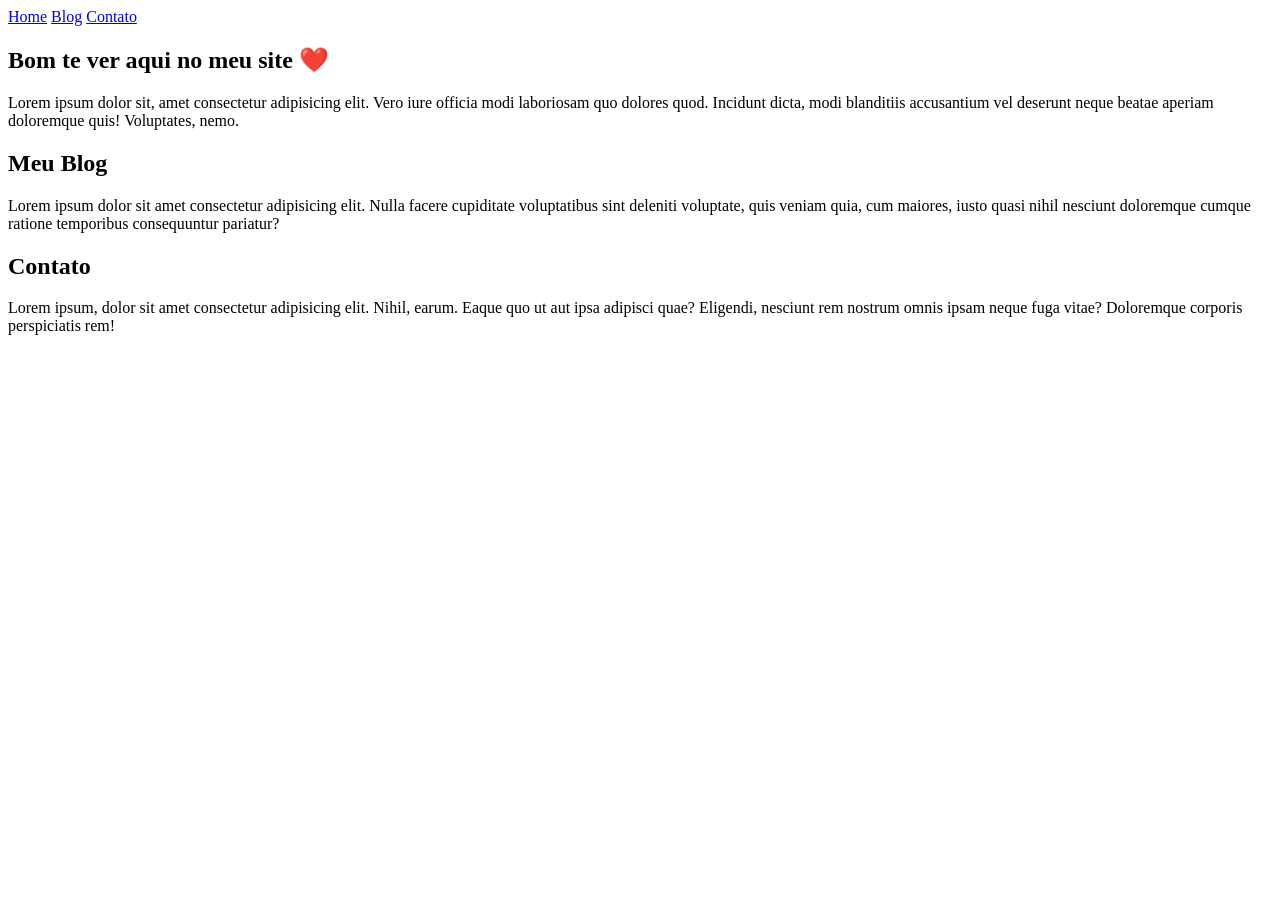
<file: primeiro-projeto/index.html>
<!DOCTYPE html>
<html lang="pt-br">
<head>
    <meta charset="UTF-8">
    <meta name="viewport" content="width=device-width, initial-scale=1.0">
    <title>Meu site

    </title>
</head>
<body>
    <header>
        <nav>
            <a  href="#home">Home</a>
            <a  href="#blog">Blog</a>
            <a  href="#contato">Contato</a>
        </nav>
    </header>
    <main>
        <section id:"home">
            <h1>Bom te ver aqui no meu site ❤️</h1>
            <p> Lorem ipsum dolor sit, amet consectetur adipisicing elit. Vero iure officia modi laboriosam quo dolores quod. Incidunt dicta, modi blanditiis accusantium vel deserunt neque beatae aperiam doloremque quis! Voluptates, nemo.</p>
        </section>
        <section id:"blog">
            <h2>Meu Blog</h2>
            <p>Lorem ipsum dolor sit amet consectetur adipisicing elit. Nulla facere cupiditate voluptatibus sint deleniti voluptate, quis veniam quia, cum maiores, iusto quasi nihil nesciunt doloremque cumque ratione temporibus consequuntur pariatur?</p>
        </section>
        <section id:"contato">
            <h2>Contato</h2>
            <p>Lorem ipsum, dolor sit amet consectetur adipisicing elit. Nihil, earum. Eaque quo ut aut ipsa adipisci quae? Eligendi, nesciunt rem nostrum omnis ipsam neque fuga vitae? Doloremque corporis perspiciatis rem!</p>
        </section>
    </main>
</body>
</html>
</file>
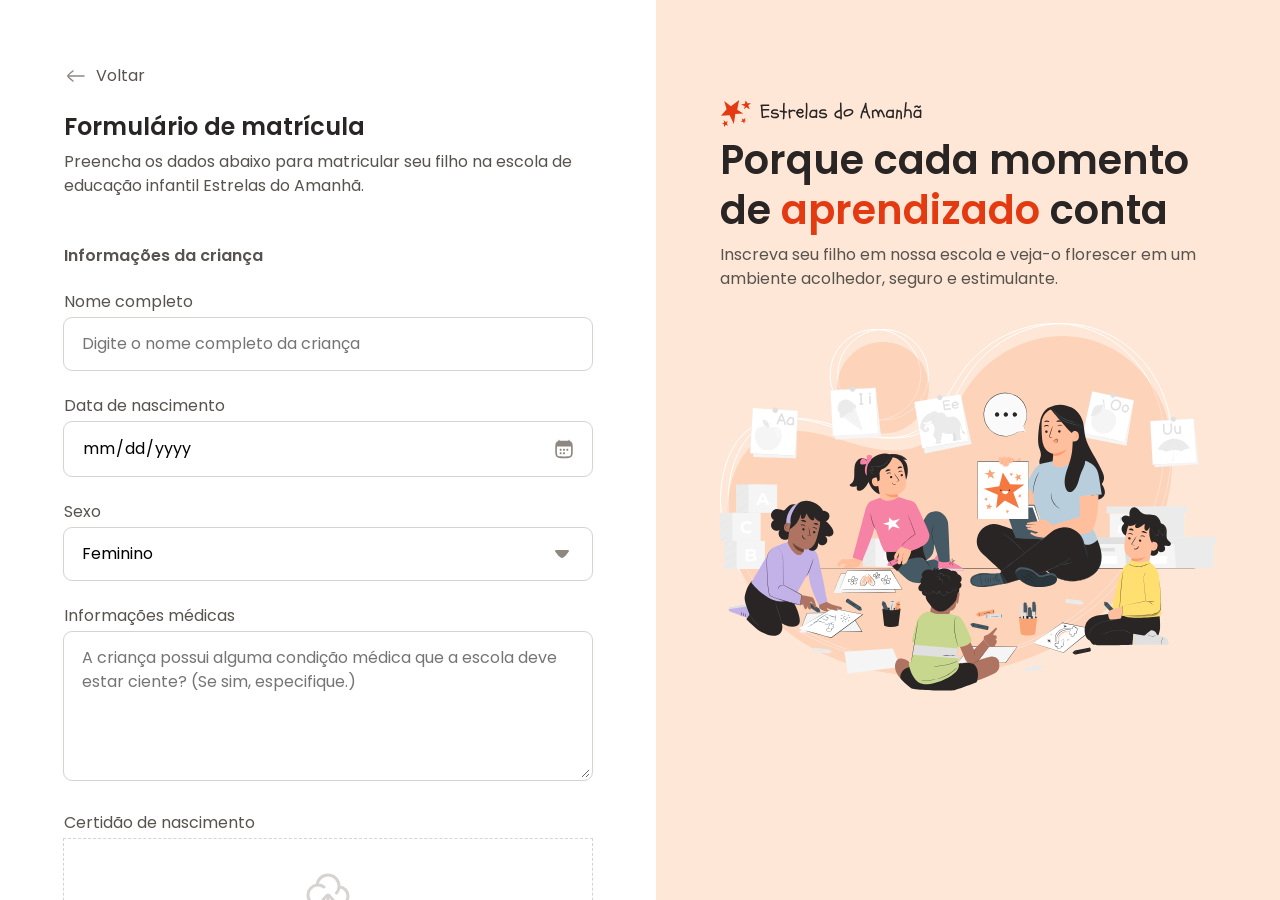
<file: projeto-formulario-de-matricula/index.html>
<!DOCTYPE html>
<html lang="pt-BR">
<head>
    <link rel="preconnect" href="https://fonts.googleapis.com">
    <link rel="preconnect" href="https://fonts.gstatic.com" crossorigin>
    
    <meta charset="UTF-8">
    <meta name="viewport" content="width=device-width, initial-scale=1.0">
    <title>Estrelas do Amanhã</title>

    <link rel="stylesheet" href="styles/index.css">
    <link href="https://fonts.googleapis.com/css2?family=Poppins:ital,wght@0,100;0,200;0,300;0,400;0,500;0,600;0,700;0,800;0,900;1,100;1,200;1,300;1,400;1,500;1,600;1,700;1,800;1,900&display=swap" rel="stylesheet">
</head>
<body>
    <div class="app">
        <main>
            <div class="main-container">
                <div class="back">
                    <img src="assets/icons/arrow-left-02.svg" alt="Seta para a esquerda">
                    <span>Voltar</span>
                </div>
                <h1>Formulário de matrícula</h1>
                <p>Preencha os dados abaixo para matricular seu filho na escola de educação infantil Estrelas do Amanhã.</p>
                <form method="post" enctype="multipart/form-data" autocomplete="off">
                    <fieldset class="child-info">
                        <legend>Informações da criança</legend>
                        <div class="input-wrapper">
                            <label for="fullname">Nome completo</label>
                            <input type="text" name="fullname" id="fullname" placeholder="Digite o nome completo da criança">   
                        </div>
                        <div class="input-wrapper">
                            <label for="birth">Data de nascimento</label>
                            <input type="date" name="birth" id="birth">
                        </div>
                        <div class="select-wrapper">
                            <label for="gender">Sexo</label>
                            <select name="gender" id="gender">
                                <option value="female">Feminino</option>
                                <option value="male">Masculino</option>
                                <option value="na">Prefiro não responder</option>
                            </select>
                        </div>
                        <div class="text-wrapper">
                            <label for="medical-info">Informações médicas</label>
                            <textarea name="medical-info" id="medical-info" cols="30" rows="5" placeholder="A criança possui alguma condição médica que a escola deve estar ciente? (Se sim, especifique.)"></textarea>
                        </div>
                        <div class="droparea-wrapper">
                            <label for="birth-file"> Certidão de nascimento</label>
                            <div class="dropzone">
                                <input type="file" name="birth-file" id="birth-file">
                                <svg width="48" height="48" viewBox="0 0 48 48" fill="none" xmlns="http://www.w3.org/2000/svg">
                                    <path d="M34.9552 18.0221C34.97 18.022 34.985 18.022 35 18.022C39.9706 18.022 44 22.0588 44 27.0386C44 31.6796 40.5 35.5016 36 36M34.9552 18.0221C34.9848 17.6921 35 17.3579 35 17.0202C35 10.9339 30.0752 6 24 6C18.2465 6 13.5247 10.4253 13.0408 16.0638M34.9552 18.0221C34.7506 20.2952 33.8572 22.3692 32.4856 24.033M20.001 18.022C18.3295 16.7639 16.2516 16.0183 14 16.0183C13.6765 16.0183 13.3565 16.0337 13.0408 16.0638C7.96796 16.5475 4 20.8278 4 26.0366C4 30.8834 7.43552 34.9264 12 35.8546" stroke="#D6D3D1" stroke-width="3" stroke-linecap="round" stroke-linejoin="round"/>
                                    <path d="M24 26V42M24 26C22.5996 26 19.9831 29.9886 19 31M24 26C25.4004 26 28.017 29.9886 29 31" stroke="#D6D3D1" stroke-width="3" stroke-linecap="round" stroke-linejoin="round"/>
                                </svg>
                                <p>Clique aqui para selecionar os arquivos</p>
                            </div>
                        </div>
                    </fieldset>
                    <fieldset class="address">
                        <legend>Endereço residencial</legend>
                        <div class="input-wrapper">
                            <label for="cep">CEP</label>
                            <input type="text" id="cep" name="cep">
                        </div>
                        <div class="flex">
                            <div class="input-wrapper flex-2">
                                <label for="street">Rua</label>
                                <input type="text" id="street" name="street" value="Rua das Flores" disabled>
                            </div>
                            <div class="input-wrapper flex-1">
                                <label for="number">Número</label>
                                <input type="number" id="number" name="number">
                            </div>
                        </div>
                        <div class="flex">
                            <div class="input-wrapper flex-2">
                                <label for="city">Cidade</label>
                                <input type="text" id="city" name="city" value="São Paulo" disabled>
                            </div>
                            <div class="input-wrapper flex-1">
                                <label for="state">Estado</label>
                                <input type="text" id="state" name="state" value="SP" disabled>
                            </div>
                        </div>
                    </fieldset>
                    <fieldset class="guardian">
                        <legend>Informações do responsável</legend>
                        <div class="input-wrapper">
                            <label for="guardian-name">Nome do responsável</label>
                            <input type="text" id="guardian-name" name="guardian-name">
                            <small>Principal responsável legal e contato de emergência</small>
                        </div>
                        <div class="input-wrapper">
                            <label for="guardian-phone">Telefone</label>
                            <input type="tel" id="guardian-phone" name="guardian-phone" placeholder="(10) 9 8765-4321">
                        </div>
                        <div class="input-wrapper">
                            <label for="guardian-mail">Email</label>
                            <input type="email" id="guardian-mail" name="guardian-mail" required>
                            <div class="error">
                                <img src="assets/icons/alert-circle.svg" alt="Sinal de alerta">
                                <span>Insira um email válido.</span>
                            </div>
                        </div>                    
                    </fieldset>
                    <fieldset class="enroll-options">
                        <legend>Opções de matrícula</legend>
                        <div class="input-wrapper">
                            <label>Selecione o turno de estudo</label>
                            <div class="radio-wrapper">
                                <div class="radio-inner">
                                    <div class="radio-image"></div>
                                    <input type="radio" name="study-shift" id="morning" value="morning">
                                    <img src="assets/icons/sun-cloud-02.svg" alt="Icone de sol e nuvens">
                                    <label for="morning">Manhã</label>
                                </div>
                                <div class="radio-inner">
                                    <div class="radio-image"></div>
                                    <input type="radio" name="study-shift" id="afternoon" value="afternoon">
                                    <img src="assets/icons/sun-02.svg" alt="Icone de sol">
                                    <label for="afternoon">Tarde</label>
                                </div>
                            </div>
                        </div>
                        <div class="input-wrapper">
                            <label>Em qual esporte você gostaria de inscrever seu filho?</label>
                            <div class="radio-wrapper">
                                <div class="radio-inner">
                                    <div class="radio-image"></div>
                                    <input type="radio" name="sport" id="football">
                                    <img src="assets/icons/football.svg" alt="Icone de futebol">
                                    <label for="football">Futebol</label>
                                </div>
                                <div class="radio-inner">
                                    <div class="radio-image"></div>
                                    <input type="radio" name="sport" id="basketball">
                                    <img src="assets/icons/basketball-02.svg" alt="Icone de basquete">
                                    <label for="basketball">Basquete</label>
                                </div>
                                <div class="radio-inner">
                                    <div class="radio-image"></div>
                                    <input type="radio" name="sport" id="swimming">
                                    <img src="assets/icons/swimming.svg" alt="Icone de natação">
                                    <label for="swimming">Natação</label>
                                </div>
                                <div class="radio-inner">
                                    <div class="radio-image"></div>
                                    <input type="radio" name="sport" id="yoga">
                                    <img src="assets/icons/yoga-02.svg" alt="Icone de yoga">
                                    <label for="yoga">Yoga</label>
                                </div>
                                <div class="radio-inner">
                                    <div class="radio-image"></div>
                                    <input type="radio" name="sport" id="volley">
                                    <img src="assets/icons/volleyball.svg" alt="Icone de volley">
                                    <label for="volley">Volley</label>
                                </div>
                                <div class="radio-inner">
                                    <div class="radio-image"></div>
                                    <input type="radio" name="sport" id="boxxing">
                                    <img src="assets/icons/boxing-glove-01.svg" alt="Icone de boxe">
                                    <label for="boxing">Boxe</label>
                                </div>
                            </div>
                        </div>
                    </fieldset>
                    <div class="terms-wrapper input-wrapper checkbox-wrapper">
                        <div class="checkbox-image"></div>
                        <input type="checkbox" name="terms" id="terms">
                        <label for="terms">Declaro que li e concordo com os <strong>Termos e Condições</strong> e com a <strong>Política de Privacidade</strong> da escola Estrela do Amanhã. </label>
                    </div>
                    <div class="actions-wrapper">
                        <button class="btn-secondary" type="button">Salvar respostas</button>
                        <button class="btn-primary" type="submit">Fazer matricula</button>
                    </div>
                </form>
            </div>
        </main>
        <aside>
            <div class="aside-container">
                <header>
                    <img src="assets/logo.svg" alt="Logo da Estrelas do Amanhã">
                    <h2>Porque cada momento de <span>aprendizado</span> conta</h2>
                    <p>Inscreva seu filho em nossa escola e veja-o florescer em um ambiente acolhedor, seguro e estimulante.</p>
                </header>

                <img src="assets/Illustration.svg" alt="Ilustração de uma professora rodeada de crianças prestando atenção">
            </div>
        </aside>
    </div>
</body>
</html>
</file>
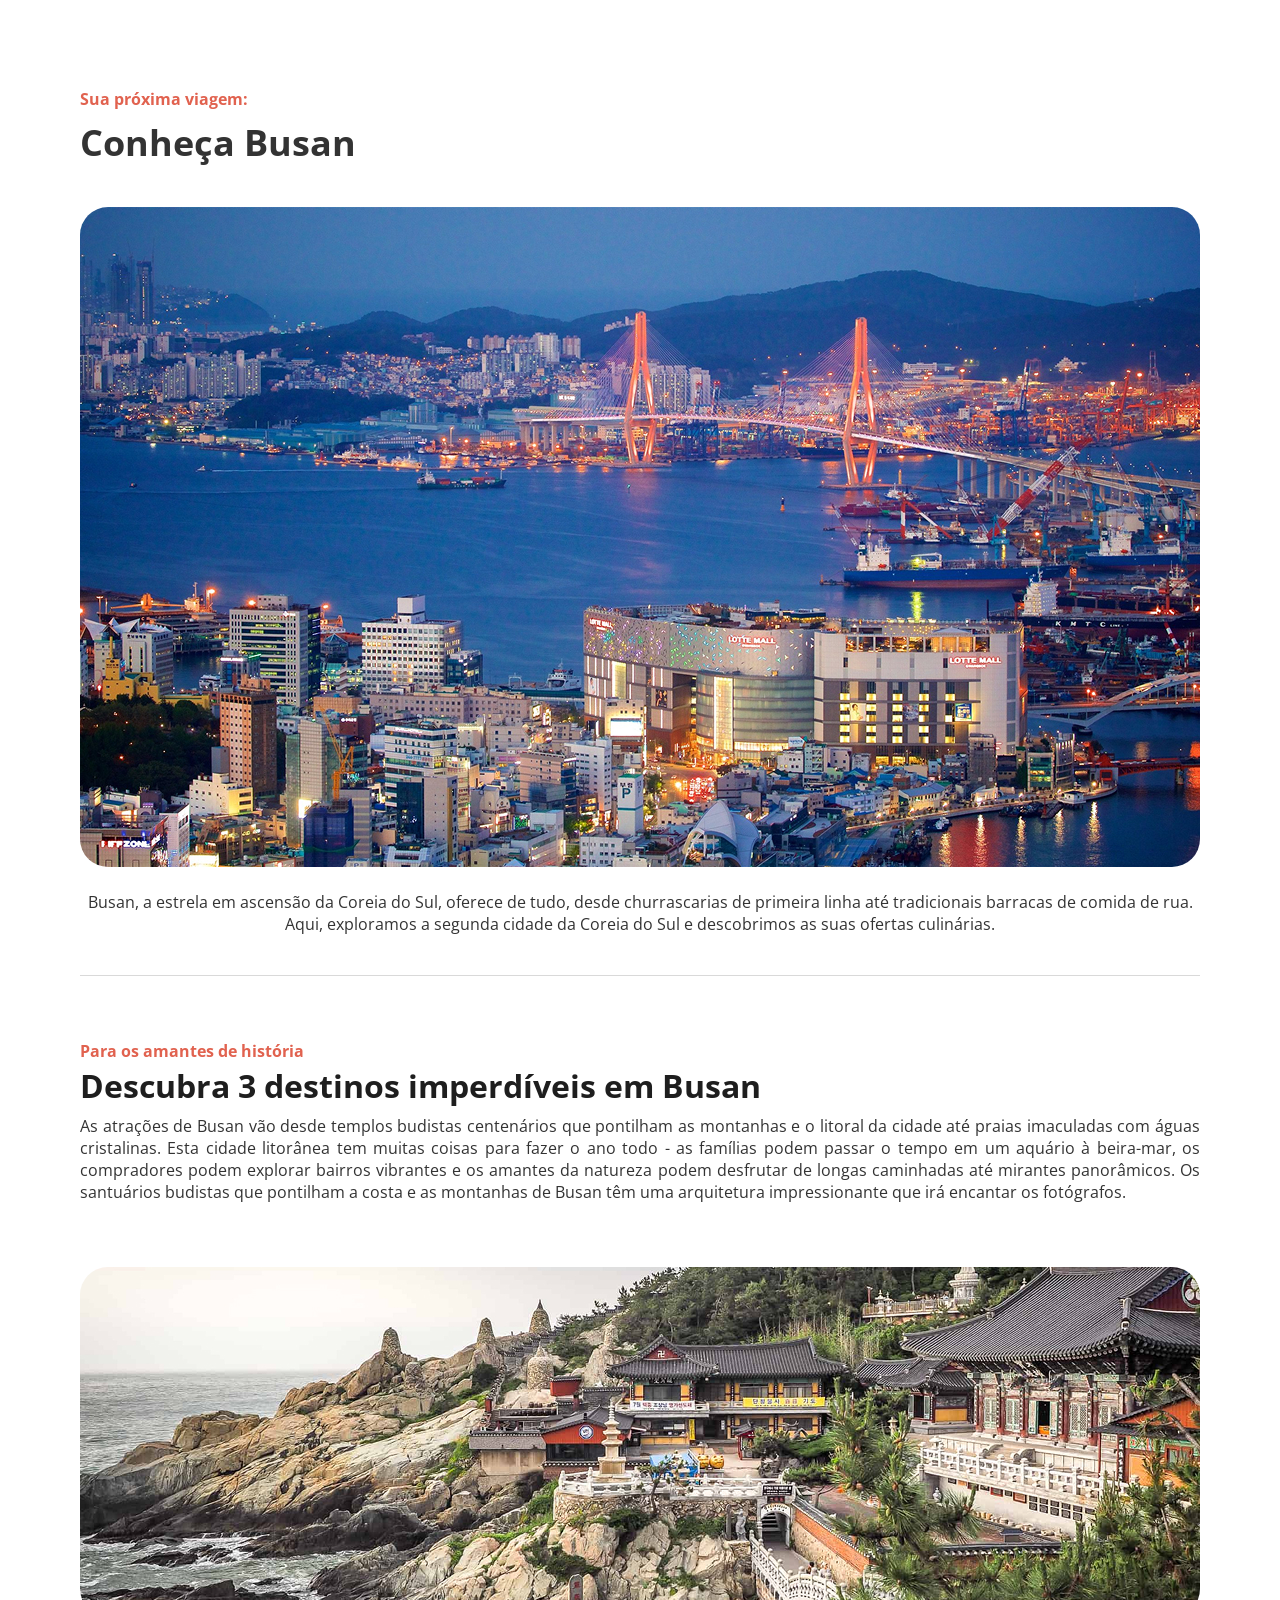
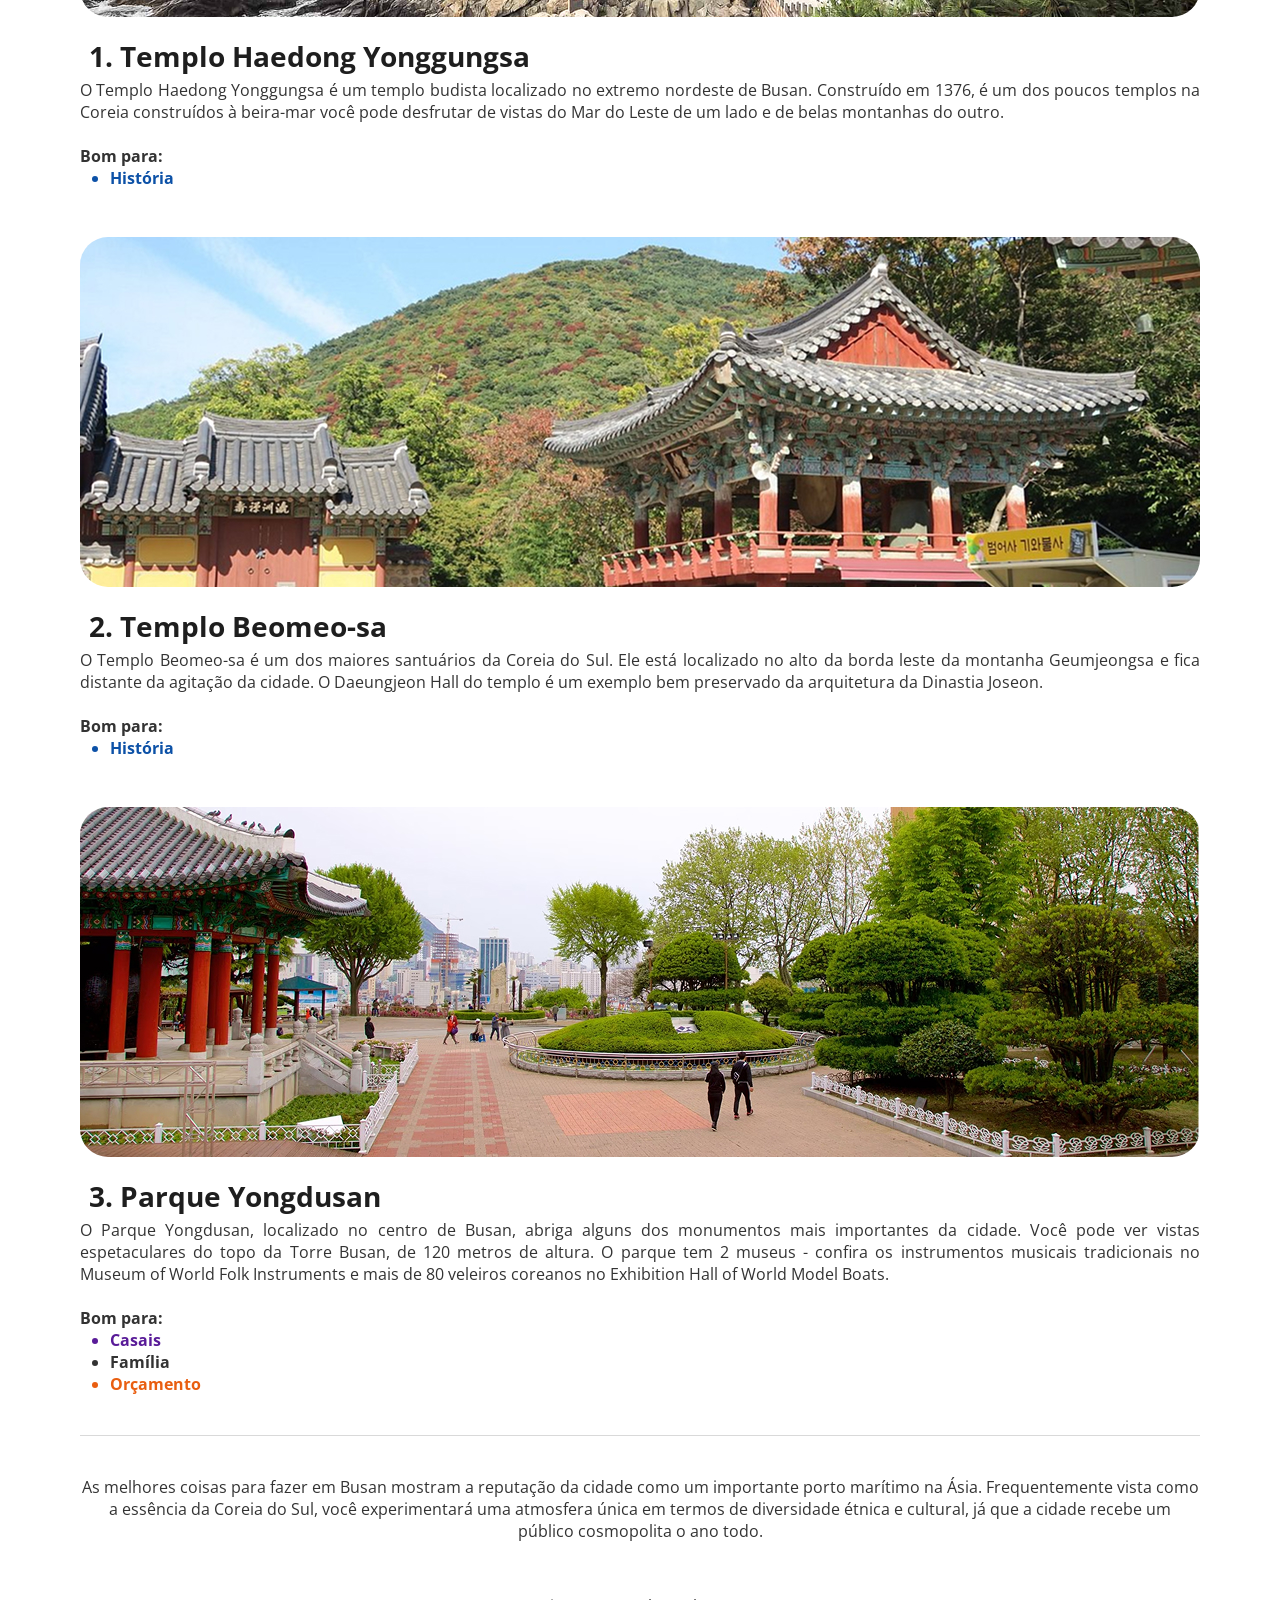
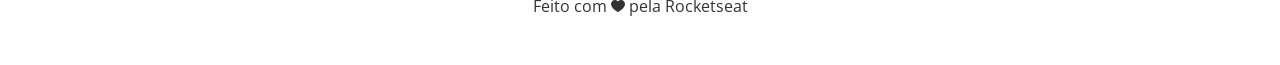
<file: projeto-local-turistico/index.html>
<!DOCTYPE html>
<html lang="pt-br">
<head>

    <link rel="preconnect" href="https://fonts.googleapis.com">
    <link rel="preconnect" href="https://fonts.gstatic.com" crossorigin>

    <meta charset="UTF-8">
    <meta name="viewport" content="width=device-width, initial-scale=1.0">
    <title>Local turístico</title>

    <link href="https://fonts.googleapis.com/css2?family=Open+Sans:ital,wght@0,300..800;1,300..800&display=swap" rel="stylesheet">

    <link rel="stylesheet" href="style.css">
</head>
<body>
    <div class="page">
        <main>
            <div class="container">
                <section class="content-title-page">
                    <div class="title-page-block">
                        <span class="headline">
                            Sua próxima viagem:
                        </span>
                        <h1>
                            Conheça Busan
                        </h1>
                    </div>
                    <div class="description-image-block">
                        <div class="image">
                            <img src="assets/busan.jpg" alt="Imagem da cidade de Busan">
                        </div>
                        <p class="description">
                            Busan, a estrela em ascensão da Coreia do Sul, oferece de tudo, desde churrascarias de primeira linha até tradicionais barracas de comida de rua. Aqui, exploramos a segunda cidade da Coreia do Sul e descobrimos as suas ofertas culinárias.
                        </p>
                    </div>
                </section>
                <section class="content-list">
                    <div class="title-list-block">
                        <span class="headline">
                            Para os amantes de história
                        </span>
                        <h2>
                            Descubra 3 destinos imperdíveis em Busan
                        </h2>
                        <p>
                            As atrações de Busan vão desde templos budistas centenários que pontilham as montanhas e o litoral da cidade até praias imaculadas com águas cristalinas. Esta cidade litorânea tem muitas coisas para fazer o ano todo - as famílias podem passar o tempo em um aquário à beira-mar, os compradores podem explorar bairros vibrantes e os amantes da natureza podem desfrutar de longas caminhadas até mirantes panorâmicos. Os santuários budistas que pontilham a costa e as montanhas de Busan têm uma arquitetura impressionante que irá encantar os fotógrafos.
                        </p>
                    </div>
                    <ol>
                        <div class="card-travel-block">
                            <div class="image">
                                <img src="assets/templo-haedong-yonggungsa.jpg" alt="Imagem do Templo Haedong Yonggungsa">
                            </div>
                            <li class="turist-point-name">
                                Templo Haedong Yonggungsa
                            </li>
                            <p>
                                O Templo Haedong Yonggungsa é um templo budista localizado no extremo nordeste de Busan. Construído em 1376, é um dos poucos templos na Coreia construídos à beira-mar  você pode desfrutar de vistas do Mar do Leste de um lado e de belas montanhas do outro.
                                <br>
                                <br>
                            </p>
                            <span class="good-for">
                                Bom para:
                                <ul>
                                    <li class="blue">
                                        História
                                    </li>
                                </ul>
                            </span>
                        </div>
                        <div class="card-travel-block">
                            <div class="image">
                                <img src="assets/templo-beomeo-sa.jpg" alt="Imagem do Templo Beomeo-sa">
                            </div>
                            <li class="turist-point-name">
                                Templo Beomeo-sa
                            </li>
                            <p>
                                O Templo Beomeo-sa é um dos maiores santuários da Coreia do Sul. Ele está localizado no alto da borda leste da montanha Geumjeongsa e fica distante da agitação da cidade. O Daeungjeon Hall do templo é um exemplo bem preservado da arquitetura da Dinastia Joseon.
                                <br><br>
                            </p>
                            <span class="good-for">
                                Bom para:
                                <ul>
                                    <li class="blue">
                                        História
                                    </li>
                                </ul>
                            </span>
                        </div>
                        <div class="card-travel-block">
                            <div class="image">
                                <img src="assets/parque-yongdusan.jpg" alt="Imagem do Parque Yongdusan">
                            </div>
                            <li class="turist-point-name">
                                Parque Yongdusan
                            </li>
                            <p>
                                O Parque Yongdusan, localizado no centro de Busan, abriga alguns dos monumentos mais importantes da cidade. Você pode ver vistas espetaculares do topo da Torre Busan, de 120 metros de altura. O parque tem 2 museus - confira os instrumentos musicais tradicionais no Museum of World Folk Instruments e mais de 80 veleiros coreanos no Exhibition Hall of World Model Boats.
                                <br><br>
                            </p>
                            <span class="good-for">
                                Bom para:
                                <ul>
                                    <li class="purple">
                                        Casais
                                    </li>
                                    <li clas="pink">
                                        Família
                                    </li>
                                    <li class="orange">
                                        Orçamento
                                    </li>
                                </ul>
                            </span>
                        </div>
                    </ol>
                </section>
                <section class="final-description-content">
                    <p class="description">
                        As melhores coisas para fazer em Busan mostram a reputação da cidade como um importante porto marítimo na Ásia. Frequentemente vista como a essência da Coreia do Sul, você experimentará uma atmosfera única em termos de diversidade étnica e cultural, já que a cidade recebe um público cosmopolita o ano todo.
                    </p>
                </section>
            </div>
        </main>
    </div>
    <footer>
        <span>
            Feito com
            <div class="icon">
                <img src="assets/heart.svg" alt="Icone de coração">
            </div>
            pela Rocketseat
        </span>
    </footer>
</body>
</html>
</file>
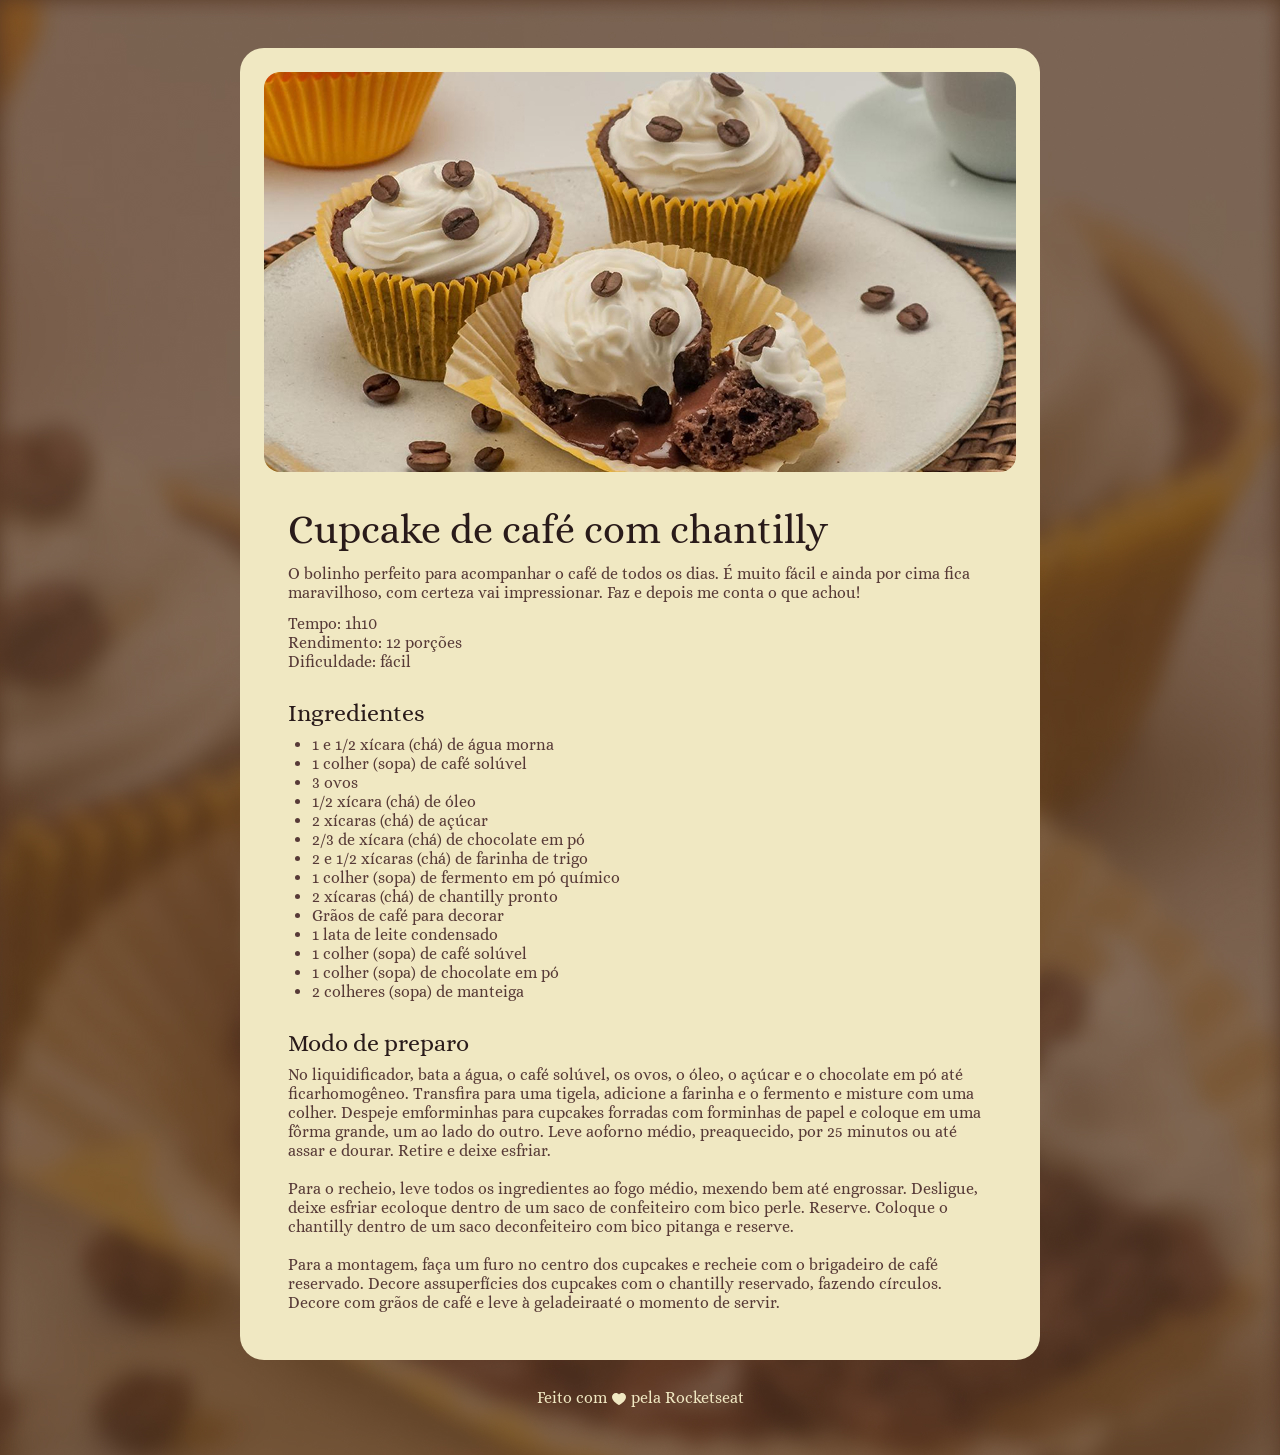
<file: projeto-pagina-de-receita/index.html>
<!DOCTYPE html>
<html lang="pt-br">
<head>
    <link rel="preconnect" href="https://fonts.googleapis.com">
    <link rel="preconnect" href="https://fonts.gstatic.com" crossorigin>

    <meta charset="UTF-8">
    <meta name="viewport" content="width=device-width, initial-scale=1.0">
    <title>Página de receita</title>
    
    <link rel="stylesheet" href="style.css">
    <link href="https://fonts.googleapis.com/css2?family=Alice&display=swap" rel="stylesheet">
</head>
<body>
    <div id="page">
        <img src="assets/main-image.jpg" alt="Imagem de um cupcake com chantilly e grãos de café">
        <main>
            <section id="about">
                <h1>Cupcake de café com chantilly</h1>
                <p>O bolinho perfeito para acompanhar o café de todos os dias. É muito fácil e ainda por cima fica maravilhoso, com certeza vai impressionar. Faz e depois me conta o que achou!</p>
                <p>Tempo: 1h10<br>Rendimento: 12 porções<br>Dificuldade: fácil</p>
            </section>
            <section id="ingredients">
                <h2>Ingredientes</h2>
                <ul>
                    <li>1 e 1/2 xícara (chá) de água morna</li>
                    <li>1 colher (sopa) de café solúvel</li>
                    <li>3 ovos</li>
                    <li>1/2 xícara (chá) de óleo</li>
                    <li>2 xícaras (chá) de açúcar</li>
                    <li>2/3 de xícara (chá) de chocolate em pó</li>
                    <li>2 e 1/2 xícaras (chá) de farinha de trigo</li>
                    <li>1 colher (sopa) de fermento em pó químico</li>
                    <li>2 xícaras (chá) de chantilly pronto</li>
                    <li>Grãos de café para decorar</li>
                    <li>1 lata de leite condensado</li>
                    <li>1 colher (sopa) de café solúvel</li>
                    <li>1 colher (sopa) de chocolate em pó</li>
                    <li>2 colheres (sopa) de manteiga</li>
                </ul>
            </section>
            <section id="preparation">
                <h2>Modo de preparo</h2>
                <p>No liquidificador, bata a água, o café solúvel, os ovos, o óleo, o açúcar e o chocolate em pó até ficarhomogêneo. Transfira para uma tigela, adicione a farinha e o fermento e misture com uma colher. Despeje emforminhas para cupcakes forradas com forminhas de papel e coloque em uma fôrma grande, um ao lado do outro. Leve aoforno médio, preaquecido, por 25 minutos ou até assar e dourar. Retire e deixe esfriar.<br><br>
                Para o recheio, leve todos os ingredientes ao fogo médio, mexendo bem até engrossar. Desligue, deixe esfriar ecoloque dentro de um saco de confeiteiro com bico perle. Reserve. Coloque o chantilly dentro de um saco deconfeiteiro com bico pitanga e reserve.<br><br>
                Para a montagem, faça um furo no centro dos cupcakes e recheie com o brigadeiro de café reservado. Decore assuperfícies dos cupcakes com o chantilly reservado, fazendo círculos. Decore com grãos de café e leve à geladeiraaté o momento de servir.</p>
            </section>
        </main>
    </div>
    <footer>
        <p>Feito com
            <img src="assets/heart.svg" alt="Icone de coração">
        pela Rocketseat</p>
    </footer>
</body>
</html>
</file>
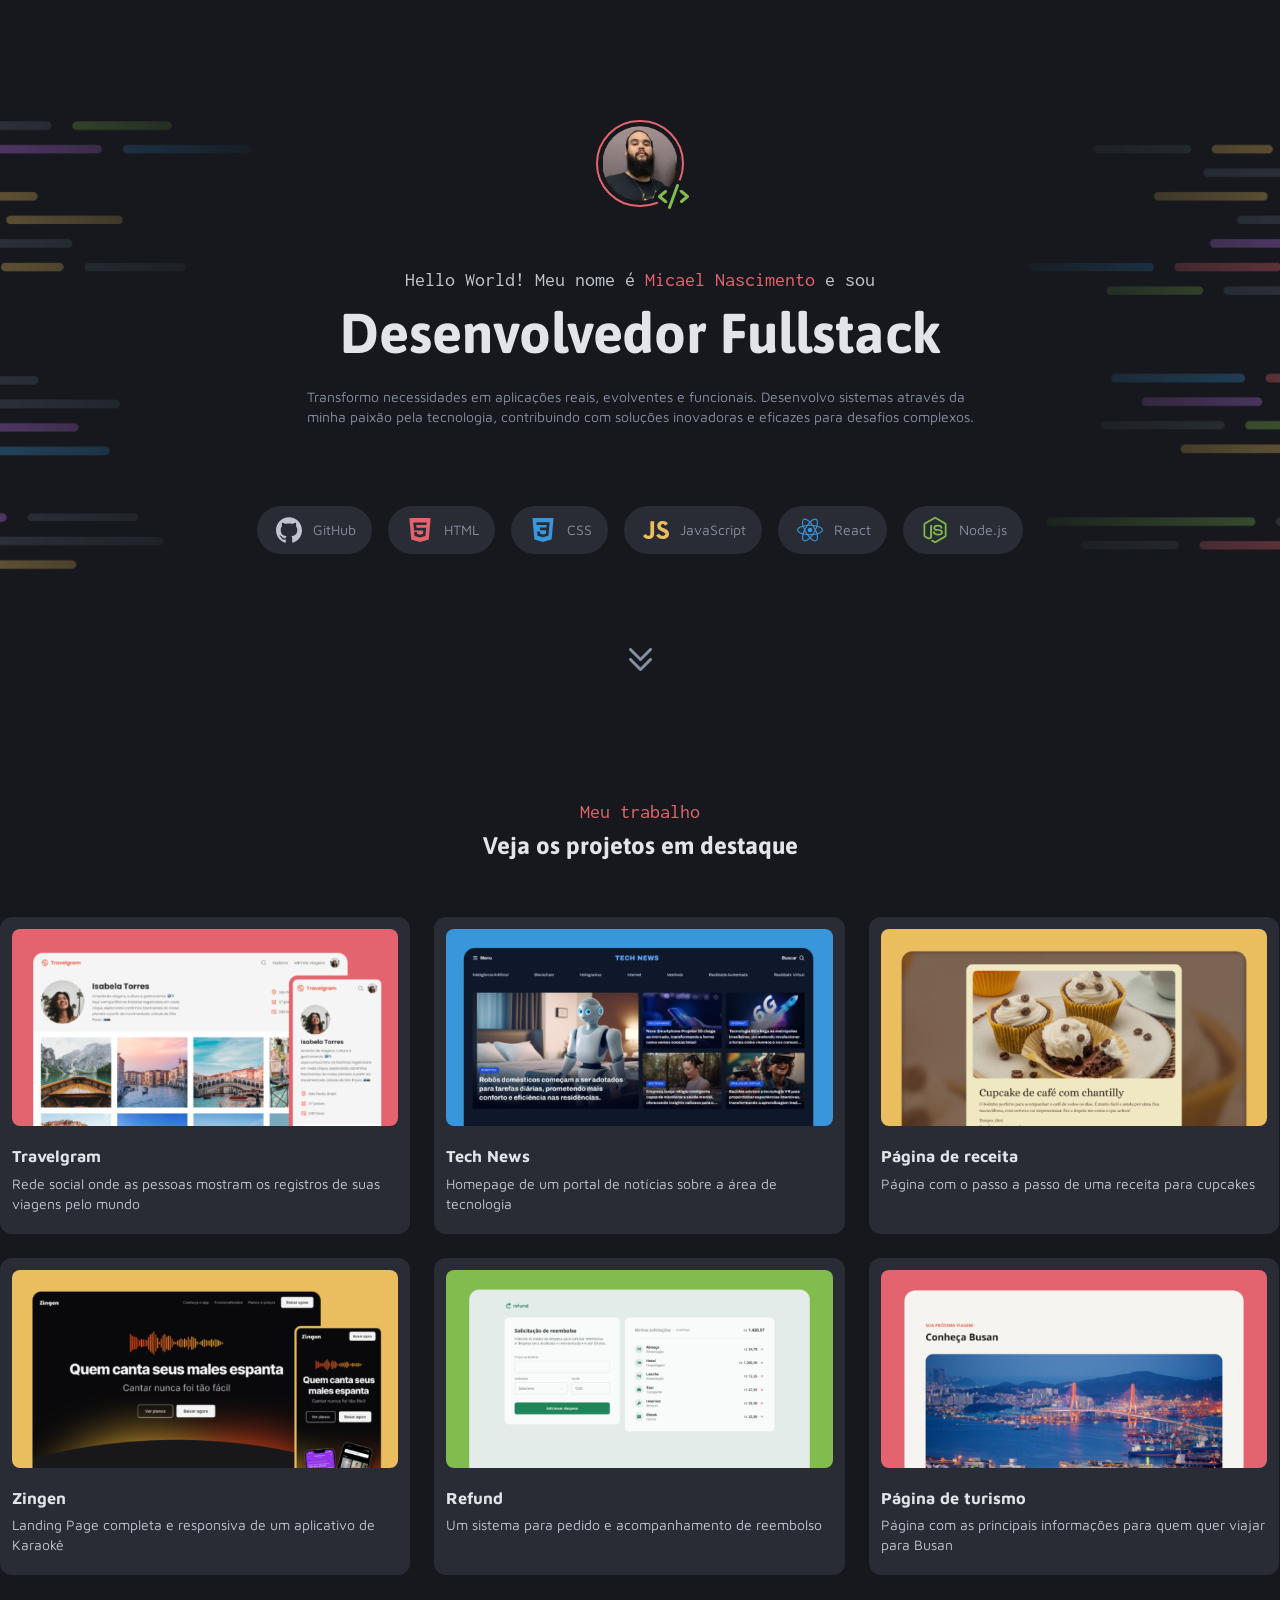
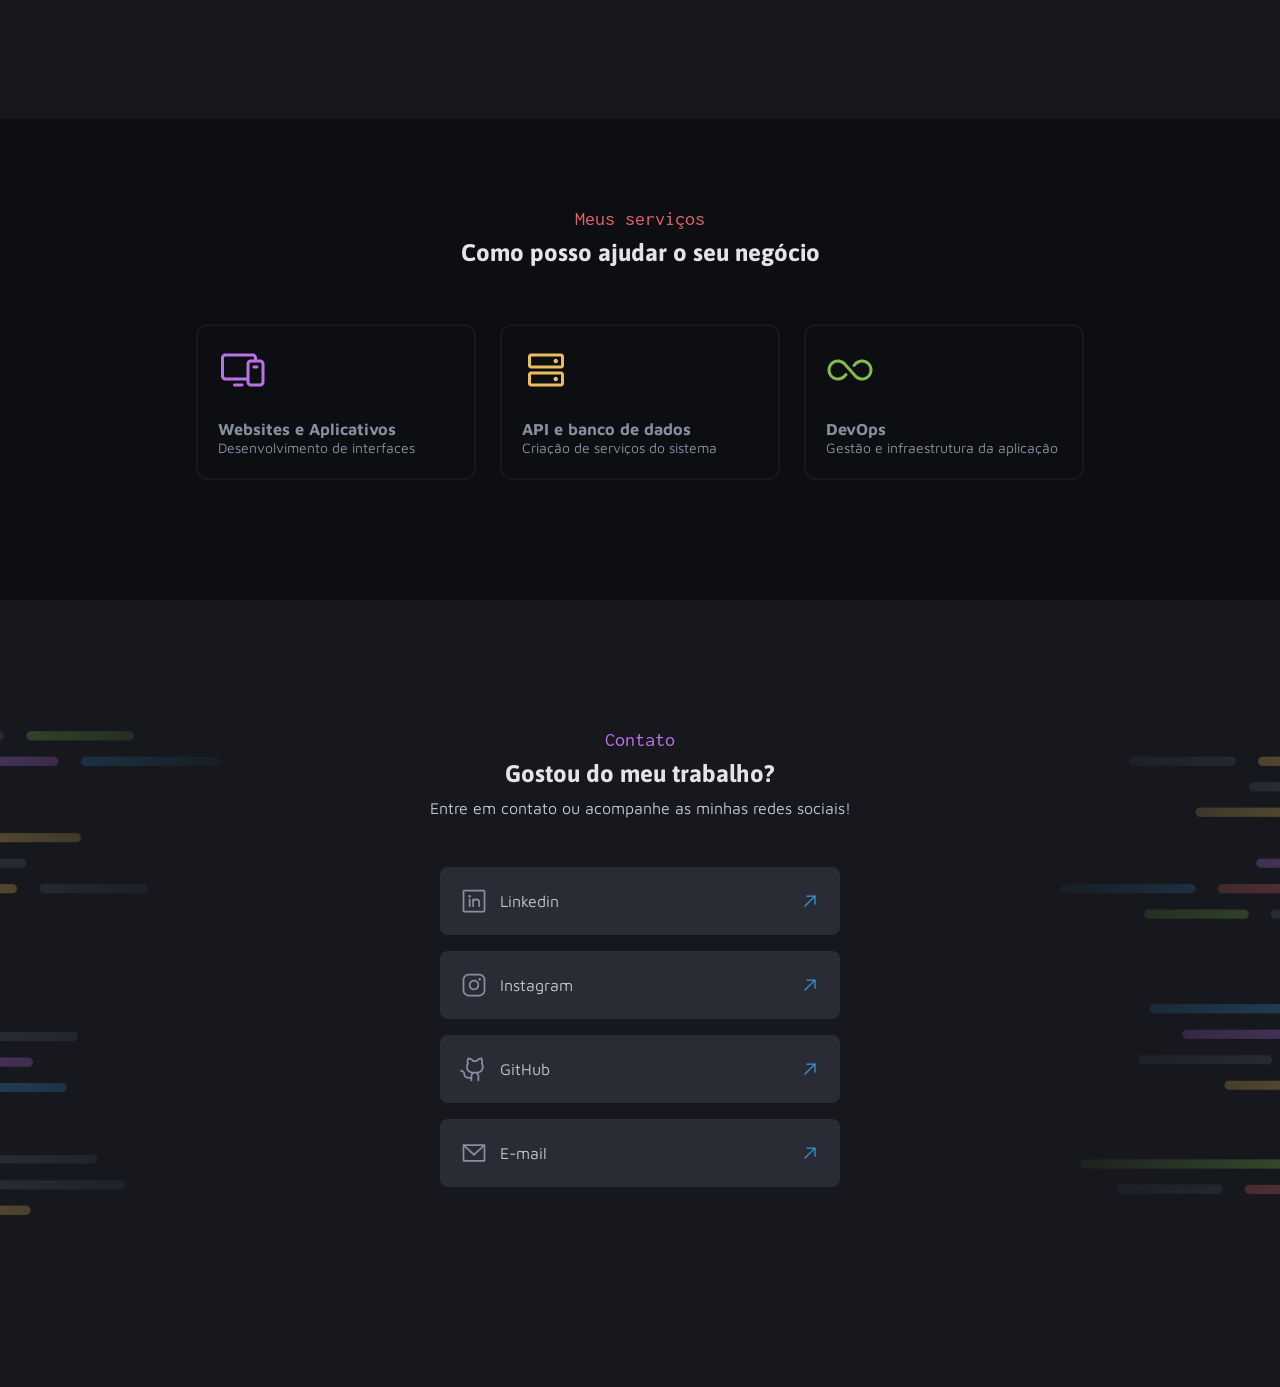
<file: projeto-portifolio-dev/index.html>
<!DOCTYPE html>
<html lang="pt-br">
<head>
    <link rel="preconnect" href="https://fonts.googleapis.com">
    <link rel="preconnect" href="https://fonts.gstatic.com" crossorigin>

    <meta charset="UTF-8">
    <meta name="viewport" content="width=device-width, initial-scale=1.0">
    <title>Micael Nascimento</title>

    <link href="https://fonts.googleapis.com/css2?family=Asap:ital,wght@0,100..900;1,100..900&family=Inconsolata:wght@200..900&family=Maven+Pro:wght@400..900&display=swap" rel="stylesheet">
    <link rel="stylesheet" href="styles/style.css">
</head>
<body>
    <section class="presentation">
        <div class="container">
            <div class="profile-img-block flex">
                <div class="profile-img-content">
                    <img src="assets/Profile-Img.jpg" alt="Foto de Micael Nascimento">
                    <div class="profile-img-icon">
                        <svg width="38" height="33" viewBox="0 0 38 33" fill="none" xmlns="http://www.w3.org/2000/svg">
                            <path d="M23.5176 2C23.9191 2.00204 24.3181 2.07341 24.6963 2.21094L24.6953 2.21191C25.1272 2.36889 25.5243 2.60865 25.8633 2.91895C26.1599 3.19047 26.4073 3.51048 26.5947 3.86523L26.6719 4.01953L26.7402 4.17773C26.8703 4.49634 26.9534 4.83217 26.9854 5.1748L26.9971 5.34668L27 5.51855C26.9979 5.91991 26.9265 6.31829 26.7891 6.69629L26.2314 8.22754C26.5374 8.10952 26.8595 8.03443 27.1875 8.00586L27.3594 7.99512C27.7049 7.98214 28.0505 8.02009 28.3848 8.1084L28.5508 8.15723L28.7148 8.21387C29.0878 8.35312 29.4346 8.55513 29.7402 8.81152L35.7402 13.8115L35.8838 13.9385C36.1648 14.2 36.4013 14.5056 36.583 14.8438L36.6689 15.0156L36.7461 15.1914C36.9136 15.6067 37 16.051 37 16.5C37 17.0132 36.8867 17.5206 36.6689 17.9854C36.4784 18.392 36.2117 18.7574 35.8838 19.0625L35.7402 19.1895L29.7402 24.1895C29.3904 24.4829 28.986 24.7054 28.5508 24.8438C28.1108 24.9836 27.6474 25.0351 27.1875 24.9951C26.7273 24.955 26.2786 24.8243 25.8691 24.6104C25.4598 24.3964 25.0974 24.1029 24.8018 23.748C24.5061 23.3931 24.2829 22.9833 24.1465 22.542C24.0101 22.1007 23.9631 21.6366 24.0068 21.1768L24.0273 21.0049C24.0853 20.6058 24.2113 20.219 24.4014 19.8623L24.4873 19.7119C24.6944 19.3657 24.9597 19.0571 25.2725 18.8008L28.0322 16.5L25.2598 14.1895V14.1885C24.9224 13.9093 24.6406 13.5695 24.4287 13.1865L18.7891 28.6953C18.5435 29.3707 18.0964 29.955 17.5078 30.3672C16.9199 30.7789 16.2197 30.9987 15.502 30.999L15.5029 31L15.501 30.999L15.5 31V30.999C15.0917 30.9993 14.6871 30.9275 14.3037 30.7871V30.7891C13.4318 30.472 12.7218 29.821 12.3291 28.9805C11.9365 28.1399 11.8936 27.1778 12.21 26.3057V26.3047L12.7666 24.7734C12.4611 24.8911 12.1399 24.9666 11.8125 24.9951C11.3524 25.0351 10.8884 24.9837 10.4482 24.8438C10.0131 24.7054 9.6095 24.4828 9.25977 24.1895L3.25977 19.1895C2.86559 18.8611 2.54875 18.4499 2.33105 17.9854C2.11334 17.5206 2 17.0132 2 16.5C2.00005 15.9869 2.11339 15.4802 2.33105 15.0156L2.41699 14.8438C2.62891 14.4494 2.91488 14.0989 3.25977 13.8115L9.25977 8.81152L9.26562 8.80566L9.27246 8.80078C9.94211 8.25208 10.7896 7.97237 11.6504 8.01172L11.8223 8.02344L11.9941 8.04395C12.8466 8.1678 13.6257 8.60269 14.1797 9.26758C14.7707 9.97705 15.0576 10.8916 14.9775 11.8115C14.8974 12.7315 14.4567 13.583 13.752 14.1797L13.7402 14.1895L10.9668 16.5L13.7275 18.8008C14.0703 19.0817 14.3548 19.4261 14.5693 19.8135L20.21 4.30469C20.3669 3.87265 20.6076 3.47577 20.918 3.13672L21.0371 3.0127C21.3224 2.73022 21.655 2.49832 22.0195 2.32812L22.1768 2.25977C22.5484 2.10801 22.9438 2.02064 23.3457 2.00293L23.5176 2Z" fill="#82BC4F" stroke="#16181D" stroke-width="4"/>
                        </svg>
                    </div>
                </div>
            </div>
            <div class="text-presentation flex flex-column">
                <p class="hello-world">Hello World! Meu nome é <span class="highlight-red">Micael Nascimento</span> e sou</p>
                <h1 class="tittle">Desenvolvedor Fullstack</h1>
                <p class="description">Transformo necessidades em aplicações reais, evolventes e funcionais. Desenvolvo sistemas através da<br>minha paixão pela tecnologia, contribuindo com soluções inovadoras e eficazes para desafios complexos.</p>
            </div>
            <div class="skill-list flex flex-row gap-16">
                <span class="skill flex gap-8">
                    <svg width="32" height="32" viewBox="0 0 32 32" fill="none" xmlns="http://www.w3.org/2000/svg">
                        <path fill-rule="evenodd" clip-rule="evenodd" d="M15.9999 3.32104C8.82119 3.32104 3 9.14094 3 16.3209C3 22.0648 6.72487 26.9375 11.8901 28.6567C12.5396 28.7773 12.7781 28.3747 12.7781 28.0313C12.7781 27.7214 12.7661 26.6973 12.7605 25.611C9.14389 26.3974 8.38074 24.0772 8.38074 24.0772C7.78939 22.5746 6.93734 22.1751 6.93734 22.1751C5.75764 21.3682 7.02625 21.385 7.02625 21.385C8.33145 21.4765 9.01903 22.7247 9.01903 22.7247C10.1785 24.7116 12.0602 24.1373 12.802 23.8053C12.9187 22.9651 13.2556 22.3914 13.6274 22.0668C10.7399 21.7385 7.70436 20.6236 7.70436 15.6424C7.70436 14.2231 8.2124 13.0634 9.044 12.1528C8.90881 11.8256 8.46384 10.5034 9.16972 8.71277C9.16972 8.71277 10.2612 8.36338 12.7454 10.0453C13.7826 9.75706 14.8949 9.61218 15.9999 9.60722C17.1042 9.61218 18.2172 9.75662 19.2563 10.0449C21.7376 8.36295 22.8277 8.71234 22.8277 8.71234C23.5353 10.5028 23.0903 11.8252 22.9554 12.1524C23.7889 13.063 24.2933 14.2227 24.2933 15.642C24.2933 20.635 21.2521 21.7342 18.3573 22.0562C18.8238 22.4597 19.2393 23.251 19.2393 24.4636C19.2393 26.203 19.2242 27.603 19.2242 28.0311C19.2242 28.3771 19.4585 28.7824 20.1172 28.6548C25.2794 26.9339 29 22.0627 29 16.3209C28.9998 9.14137 23.1792 3.32104 15.9999 3.32104Z" fill="var(--gray-200)"/>
                        <path d="M7.92372 21.9858C7.89509 22.0504 7.79348 22.0698 7.70091 22.0257C7.60619 21.9835 7.55345 21.8954 7.58402 21.8306C7.612 21.7639 7.71383 21.7456 7.8079 21.7902C7.90262 21.8326 7.95666 21.9213 7.92372 21.9858ZM8.45028 22.5733C8.38849 22.6308 8.26729 22.6041 8.18506 22.513C8.09981 22.4226 8.08388 22.3014 8.14696 22.2431C8.21111 22.1858 8.32865 22.213 8.4139 22.3034C8.49871 22.3951 8.51529 22.515 8.45028 22.5733ZM8.96306 23.3218C8.8834 23.3774 8.75295 23.3255 8.67244 23.2099C8.59279 23.0941 8.59279 22.9552 8.67459 22.8999C8.75489 22.8443 8.88341 22.8945 8.96521 23.009C9.04443 23.1264 9.04443 23.2654 8.96306 23.3218ZM9.66506 24.0454C9.59402 24.1239 9.44204 24.1028 9.33096 23.9958C9.21751 23.891 9.18586 23.7418 9.25712 23.6635C9.32945 23.5847 9.48208 23.6066 9.59381 23.713C9.70725 23.8176 9.74105 23.9672 9.66506 24.0454ZM10.6338 24.4654C10.6021 24.5672 10.4562 24.6135 10.3087 24.57C10.1617 24.5254 10.0655 24.4064 10.0956 24.3035C10.1257 24.2008 10.2728 24.1528 10.4211 24.1991C10.5681 24.2434 10.6644 24.3618 10.6338 24.4654ZM11.6979 24.5431C11.7015 24.6503 11.5767 24.739 11.4223 24.7411C11.2667 24.7448 11.1408 24.6578 11.1392 24.5523C11.1392 24.444 11.2615 24.3564 11.417 24.3534C11.5713 24.3506 11.6979 24.4369 11.6979 24.5431ZM12.6877 24.3747C12.7062 24.4791 12.5988 24.5866 12.4453 24.6152C12.2946 24.6432 12.1547 24.5782 12.1353 24.4746C12.1168 24.3674 12.2262 24.26 12.3769 24.2322C12.5306 24.2057 12.6683 24.2686 12.6877 24.3747Z" fill="var(--gray-200)"/>
                    </svg>
                    GitHub
                </span>
                <span class="skill flex gap-8">
                    <svg width="32" height="32" viewBox="0 0 32 32" fill="none" xmlns="http://www.w3.org/2000/svg">
                        <path d="M16.0001 23.4133L21.4662 21.9067L22.2048 13.7733H12.4814L12.2396 11.0667H22.4466L22.7152 8.41333H9.28497L10.0371 16.4267H19.2905L18.9816 19.8667L16.0001 20.6667L13.0186 19.8667L12.8305 17.6533H10.1445L10.534 21.9067L16.0001 23.4133ZM5.34991 4H26.6502L24.7297 25.6L16.0001 28L7.27043 25.6L5.34991 4Z" fill="var(--red)"/>
                    </svg>
                    HTML
                </span>
                <span class="skill flex gap-8">
                    <svg width="32" height="32" viewBox="0 0 32 32" fill="none" xmlns="http://www.w3.org/2000/svg">
                        <path d="M5.43317 4L7.3566 25.5936L15.9873 28L24.6421 25.5848L26.567 4H5.43317ZM22.5712 8.94718L21.9309 16.1407L21.9328 16.1795L21.9301 16.2689V16.2681L21.4752 21.2979L21.4251 21.7448L16.0001 23.2453L15.9959 23.2491L10.5802 21.7402L10.2135 17.5817H12.8692L13.0577 19.6962L16.0009 20.4939L16.0001 20.4954V20.4951L18.9542 19.6861L19.2664 16.2427H13.0909L13.038 15.6606L12.9173 14.2968L12.8539 13.5646H19.5011L19.7429 10.8865H9.61862L9.56564 10.3048L9.44512 8.94068L9.38161 8.20841H22.6345L22.5712 8.94718Z" fill="var(--blue)"/>
                    </svg>
                    CSS
                </span>
                <span class="skill flex gap-8">
                    <svg width="32" height="32" viewBox="0 0 32 32" fill="none" xmlns="http://www.w3.org/2000/svg">
                        <path d="M3.00031 21.7468L6.01847 19.95C6.60068 20.9659 7.13073 21.8251 8.40133 21.8251C9.61884 21.8251 10.3869 21.3587 10.3869 19.533V7.13492H14.0935V19.5843C14.0935 23.3607 11.8433 25.08 8.56063 25.08C7.4001 25.1418 6.24776 24.8563 5.25539 24.2611C4.26301 23.666 3.47618 22.79 3.00031 21.7468ZM16.1075 21.355L19.1256 19.6356C19.4612 20.3054 19.9821 20.8685 20.6283 21.2601C21.2746 21.6517 22.0201 21.8559 22.7791 21.8494C24.3152 21.8494 25.2937 21.0938 25.2937 20.0517C25.2937 18.8016 24.2877 18.3585 22.5932 17.6262L21.6697 17.24C18.9957 16.1205 17.2216 14.7137 17.2216 11.7443C17.2216 9.0091 19.3399 6.92596 22.6492 6.92596C23.7214 6.8495 24.7929 7.08537 25.7297 7.60414C26.6666 8.12291 27.4275 8.90162 27.9174 9.8431L25.0311 11.6669C24.8416 11.1996 24.5123 10.7999 24.0868 10.5208C23.6613 10.2418 23.1596 10.0965 22.6482 10.1043C22.4253 10.0821 22.2001 10.1059 21.9871 10.1741C21.774 10.2424 21.5778 10.3536 21.4108 10.5006C21.2439 10.6476 21.1099 10.8273 21.0175 11.0281C20.9251 11.2289 20.8763 11.4465 20.8741 11.6669C20.8741 12.7612 21.5625 13.2034 23.1498 13.8807L24.0762 14.2715C27.2271 15.6 29.0003 16.9545 29.0003 20.0013C29.0003 23.2832 26.3794 25.0809 22.8587 25.0809C19.4167 25.0809 17.1932 23.4652 16.1075 21.355Z" fill="var(--yellow)"/>
                    </svg>
                    JavaScript
                </span>
                <span class="skill flex gap-8">
                    <svg width="32" height="32" viewBox="0 0 32 32" fill="none" xmlns="http://www.w3.org/2000/svg">
                        <path d="M16.748 25.2578C16.5169 25.0535 16.2758 24.8484 16.0455 24.6213C15.8613 24.7915 15.6888 24.951 15.5062 25.1097C13.2267 27.0748 10.8771 27.8928 9.48427 27.0976C8.13691 26.3365 7.71244 24.0881 8.25169 21.2594C8.30921 20.9528 8.37829 20.6462 8.45892 20.3396C8.21703 20.2684 7.98669 20.2029 7.75635 20.126C4.88828 19.147 3.00012 17.5572 3.00012 15.9666C3.00012 14.4338 4.76194 12.9458 7.51368 11.9917C7.82183 11.8892 8.14692 11.7874 8.48126 11.6963C8.40422 11.4008 8.34337 11.1167 8.28559 10.8419C7.70936 7.97053 8.11226 5.67656 9.47118 4.90408C10.8871 4.08603 13.2367 4.96104 15.5963 7.01649C15.7342 7.14108 15.8729 7.27778 16.0224 7.41377C16.2411 7.20943 16.4484 7.0051 16.6671 6.82355C18.9012 4.90123 21.1229 4.09742 22.4819 4.8699C23.8978 5.66446 24.313 8.1179 23.6798 11.1509C23.6451 11.3445 23.6027 11.5261 23.5534 11.7205C23.8415 11.8002 24.1289 11.8906 24.3939 11.9818C27.2034 12.9358 29.023 14.4238 28.9999 15.9908C28.9999 17.5921 27.054 19.1712 24.0696 20.148C23.9086 20.1936 23.7476 20.2506 23.5858 20.2954C23.6551 20.5225 23.7006 20.7496 23.7468 20.9768C24.3454 23.9186 23.8847 26.3265 22.4919 27.1218C22.1261 27.3253 21.7054 27.429 21.2785 27.4208C20.0021 27.4187 18.3812 26.6419 16.748 25.2578ZM19.0052 21.0893C18.3438 22.0402 17.6169 22.9507 16.8289 23.8154C17.0477 24.029 17.2665 24.2248 17.4853 24.4063C19.385 26.0189 21.1353 26.6212 21.9534 26.1556C22.2032 25.9568 22.4074 25.7136 22.5537 25.4405C22.7001 25.1674 22.7857 24.87 22.8054 24.5658C22.9716 23.4387 22.9247 22.2934 22.6667 21.1811C22.6321 20.9768 22.5897 20.7724 22.5288 20.5567C21.3687 20.8077 20.1914 20.9856 19.0052 21.0893ZM9.35562 21.4531C8.88416 23.8738 9.22928 25.6779 10.049 26.1442C10.3393 26.2564 10.6529 26.3082 10.9673 26.2958C11.2818 26.2835 11.5895 26.2075 11.8686 26.073C12.9543 25.6513 13.9431 25.0421 14.7821 24.2782C14.9546 24.1415 15.1156 23.9827 15.289 23.8239C14.4837 22.959 13.7376 22.0485 13.0549 21.0978C11.8732 21.0066 10.6997 20.8401 9.54282 20.5994C9.47118 20.8963 9.4134 21.1797 9.35562 21.4531ZM16.0578 23.0429C16.5647 22.4861 17.0708 21.8731 17.5777 21.1918C17.0708 21.2146 16.5416 21.226 16.0116 21.226C15.4816 21.226 14.987 21.2146 14.4916 21.1918C15.0093 21.861 15.5286 22.4861 16.0578 23.0429ZM13.6388 11.9575C13.2013 12.5819 12.7753 13.2391 12.3724 13.934C11.9695 14.6153 11.602 15.3081 11.2669 15.9987C11.6128 16.68 11.981 17.3728 12.3839 18.0776C12.7868 18.759 13.2128 19.4304 13.6504 20.0647C14.41 20.1103 15.205 20.1359 16.0108 20.1359C16.8166 20.1359 17.6224 20.1131 18.3943 20.0569C18.8088 19.4325 19.2348 18.7618 19.6384 18.0691C20.0421 17.3763 20.4211 16.6722 20.7555 15.9908C20.4211 15.3209 20.0413 14.6281 19.6384 13.9347C19.2355 13.2412 18.8095 12.5819 18.3835 11.9583C17.6132 11.9013 16.8174 11.8671 16.0116 11.8671C15.2058 11.8671 14.4108 11.9006 13.6388 11.9575ZM9.83941 19.5557C10.6295 19.7225 11.4291 19.8477 12.2345 19.9309C11.9579 19.4994 11.6821 19.0673 11.4171 18.613C11.1637 18.1702 10.9102 17.7273 10.6799 17.2845C10.3463 18.0563 10.0698 18.8188 9.83941 19.5557ZM20.6052 18.6016C20.3402 19.0559 20.0752 19.4873 19.811 19.9081C20.6285 19.8134 21.4396 19.677 22.2407 19.4994C21.9906 18.7327 21.6985 17.9783 21.3656 17.2389C21.1237 17.6932 20.8703 18.1474 20.6052 18.6016ZM7.87036 13.0362C5.52152 13.8542 4.10559 15.0454 4.10559 15.978C4.15037 16.2781 4.25883 16.567 4.42474 16.8282C4.59065 17.0895 4.81075 17.3178 5.0724 17.5002C5.97109 18.1987 7.00167 18.7377 8.11226 19.09C8.31949 19.1612 8.53827 19.2154 8.75705 19.2837C9.11075 18.1665 9.53755 17.0702 10.0351 16.0008C9.53659 14.9498 9.11352 13.8695 8.76861 12.7671C8.45789 12.8439 8.15848 12.9337 7.87036 13.0362ZM21.9988 15.978C22.5098 17.0338 22.9472 18.1187 23.3085 19.226C23.4587 19.1805 23.6081 19.1349 23.746 19.0893C26.3136 18.2492 27.906 16.9655 27.9145 15.9659C27.9145 15.0347 26.4408 13.83 24.0341 13.0127C23.7922 12.9337 23.528 12.8539 23.2638 12.7742C22.9149 13.8655 22.4925 14.9355 21.9988 15.978ZM20.5945 13.3658C20.8595 13.8201 21.1129 14.2636 21.3425 14.7065C21.6624 13.9827 21.9391 13.2433 22.1714 12.4915C21.3893 12.3159 20.5975 12.1795 19.7994 12.0829C20.076 12.5022 20.341 12.923 20.5945 13.3658ZM9.85097 12.4823C10.0821 13.2092 10.3579 13.9475 10.6799 14.7079C10.911 14.265 11.1637 13.8222 11.4171 13.3793C11.6706 12.9365 11.9348 12.5051 12.2114 12.0843C11.3825 12.1847 10.5998 12.3207 9.85097 12.4823ZM17.3928 7.65512C17.1972 7.82528 17.0015 8.00684 16.805 8.1891C17.6046 9.0431 18.3395 9.94707 19.0044 10.8946C20.1762 10.9991 21.3384 11.1814 22.4819 11.4399C22.5281 11.2698 22.5589 11.0989 22.5974 10.9288C23.1367 8.31654 22.8046 6.31734 21.9295 5.81825C21.7374 5.7186 21.5195 5.66936 21.2993 5.67585C20.3587 5.67158 18.9151 6.34866 17.3928 7.65299V7.65512ZM10.0235 5.84673C9.20617 6.31235 8.88339 8.17486 9.36718 10.6283C9.42496 10.8896 9.48273 11.1502 9.5513 11.4229C10.6963 11.1738 11.858 10.9954 13.0287 10.8889C13.696 9.94018 14.4348 9.03612 15.2397 8.18341C15.1133 8.0581 14.9747 7.9449 14.8483 7.83098C13.246 6.43054 11.7052 5.69152 10.6991 5.69152C10.4627 5.68406 10.2287 5.73782 10.0235 5.84673ZM17.5538 10.7985C17.079 10.1635 16.5667 9.55311 16.0193 8.97013C15.5016 9.52618 14.9831 10.1399 14.4785 10.7985C14.9854 10.7757 15.4916 10.7643 16.01 10.7643C16.5285 10.7643 17.0469 10.7735 17.5538 10.7985ZM13.7082 16.0236C13.6974 15.7317 13.749 15.4407 13.8601 15.1672C13.9713 14.8938 14.1397 14.6433 14.3557 14.4302C14.5718 14.217 14.8312 14.0453 15.1192 13.925C15.4072 13.8047 15.718 13.738 16.0339 13.7289C16.6713 13.749 17.274 14.0018 17.71 14.432C18.146 14.8621 18.3796 15.4345 18.3596 16.0236C18.3802 16.6132 18.1468 17.1862 17.7106 17.6168C17.2743 18.0475 16.671 18.3005 16.0331 18.3204C15.7171 18.3113 15.4061 18.2446 15.118 18.1241C14.8299 18.0037 14.5704 17.8318 14.3544 17.6184C14.1384 17.405 13.9701 17.1542 13.8592 16.8806C13.7483 16.6069 13.697 16.3157 13.7082 16.0236Z" fill="var(--blue)"/>
                    </svg>
                    React
                </span>
                <span class="skill flex gap-8">
                    <svg width="32" height="32" viewBox="0 0 32 32" fill="none" xmlns="http://www.w3.org/2000/svg">
                        <path d="M26.5943 8.76103L17.1125 3.25544C16.5146 2.91485 15.736 2.91485 15.1333 3.25544L5.55027 8.76103C4.93317 9.11603 4.49646 9.78324 4.49646 10.4969V21.4934C4.49646 22.2071 4.94456 22.8745 5.56167 23.2314L8.09353 24.6695C9.30366 25.2655 9.73134 25.2655 10.282 25.2655C12.0738 25.2655 13.0973 24.182 13.0973 22.2922V11.4359C13.0973 11.2826 13.0175 11.0544 12.867 11.0544H11.6579C11.5048 11.0544 11.1621 11.2826 11.1621 11.4357V22.292C11.1621 23.1297 10.4043 23.9634 8.98823 23.2553L6.37208 21.7474C6.28091 21.6979 6.21662 21.5984 6.21662 21.4934V10.4969C6.21662 10.3932 6.33596 10.2892 6.42777 10.2361L15.9798 4.73994C16.069 4.68941 16.2002 4.68941 16.2892 4.73994L25.7247 10.2348C25.815 10.2892 25.7832 10.39 25.7832 10.4969V21.4934C25.7832 21.5984 25.8226 21.7005 25.7333 21.751L16.254 27.2504C16.1727 27.2992 16.0718 27.2992 15.9828 27.2504L13.5516 25.7992C13.4783 25.7566 13.3912 25.7414 13.3209 25.7807C12.6444 26.1641 12.5197 26.2151 11.8852 26.435C11.7291 26.4894 11.4988 26.5838 11.9733 26.8498L15.1552 28.7321C15.459 28.9075 15.8036 28.9999 16.1544 29C16.5075 29 16.8532 28.9084 17.1579 28.7321L26.5941 23.2314C27.2112 22.8719 27.5036 22.2071 27.5036 21.4934V10.4969C27.5036 9.78324 27.2112 9.11775 26.5943 8.76103ZM19.0985 19.7509C16.5771 19.7509 16.0217 19.0553 15.8366 17.8015C15.8151 17.6665 15.7005 17.505 15.5631 17.505H14.3308C14.1784 17.505 14.0558 17.6899 14.0558 17.8418C14.0558 19.4471 14.9286 21.3922 19.0987 21.3922C22.1173 21.3922 23.848 20.2192 23.848 18.1434C23.848 16.0853 22.4575 15.5451 19.53 15.1577C16.5709 14.7665 16.2703 14.5689 16.2703 13.8757C16.2703 13.3042 16.5249 12.5419 18.7159 12.5419C20.6737 12.5419 21.3953 12.9621 21.6923 14.2817C21.7176 14.4057 21.8309 14.4948 21.9589 14.4948H23.1961C23.2722 14.4948 23.3449 14.464 23.3982 14.4096C23.4498 14.3511 23.4771 14.2778 23.4703 14.1991C23.2787 11.9268 21.769 10.8678 18.7157 10.8678C15.9998 10.8678 14.3796 12.0147 14.3796 13.9372C14.3796 16.0225 15.9916 16.5987 18.5988 16.8565C21.7176 17.1623 21.9602 17.6181 21.9602 18.2316C21.9602 19.297 21.1048 19.7509 19.0985 19.7509Z" fill="var(--green)"/>
                    </svg>
                    Node.js
                </span>
            </div>
            <div class="double-arrow  flex">
                <svg width="23" height="23" viewBox="0 0 23 23" fill="none" xmlns="http://www.w3.org/2000/svg">
                    <path d="M22.5651 10.4401C22.7049 10.5795 22.8159 10.745 22.8916 10.9274C22.9673 11.1097 23.0063 11.3052 23.0063 11.5026C23.0063 11.7 22.9673 11.8955 22.8916 12.0778C22.8159 12.2602 22.7049 12.4257 22.5651 12.5651L12.5651 22.5651C12.4257 22.7049 12.2602 22.8159 12.0778 22.8916C11.8955 22.9673 11.7 23.0063 11.5026 23.0063C11.3052 23.0063 11.1097 22.9673 10.9274 22.8916C10.745 22.8159 10.5795 22.7049 10.4401 22.5651L0.440102 12.5651C0.300573 12.4256 0.189892 12.2599 0.114379 12.0776C0.0388661 11.8953 2.07915e-09 11.6999 0 11.5026C-2.07915e-09 11.3053 0.0388661 11.1099 0.114379 10.9276C0.189892 10.7453 0.300573 10.5796 0.440102 10.4401C0.579632 10.3006 0.745277 10.1899 0.927581 10.1144C1.10988 10.0389 1.30528 10 1.5026 10C1.69993 10 1.89532 10.0389 2.07762 10.1144C2.25993 10.1899 2.42557 10.3006 2.5651 10.4401L11.5039 19.3764L20.4426 10.4364C20.5822 10.2971 20.7478 10.1868 20.93 10.1116C21.1122 10.0365 21.3075 9.99795 21.5046 9.9983C21.7018 9.99864 21.8969 10.0378 22.0788 10.1137C22.2608 10.1895 22.426 10.3004 22.5651 10.4401ZM10.4401 12.5651C10.5795 12.7049 10.745 12.8159 10.9274 12.8916C11.1097 12.9673 11.3052 13.0063 11.5026 13.0063C11.7 13.0063 11.8955 12.9673 12.0778 12.8916C12.2602 12.8159 12.4257 12.7049 12.5651 12.5651L22.5651 2.5651C22.7046 2.42557 22.8153 2.25993 22.8908 2.07762C22.9663 1.89532 23.0052 1.69993 23.0052 1.5026C23.0052 1.30528 22.9663 1.10988 22.8908 0.927581C22.8153 0.745277 22.7046 0.579631 22.5651 0.440102C22.4256 0.300572 22.2599 0.189891 22.0776 0.114378C21.8953 0.0388656 21.6999 0 21.5026 0C21.3053 0 21.1099 0.0388656 20.9276 0.114378C20.7453 0.189891 20.5796 0.300572 20.4401 0.440102L11.5039 9.37635L2.5651 0.440102C2.28331 0.158309 1.90112 -2.96917e-09 1.5026 0C1.10409 2.96917e-09 0.721895 0.158309 0.440102 0.440102C0.15831 0.721894 2.96917e-09 1.10409 0 1.5026C-2.96917e-09 1.90112 0.15831 2.28331 0.440102 2.5651L10.4401 12.5651Z" fill="var(--gray-300)"/>
                </svg>
            </div>
        </div>
    </section>
    <section class="projects">
        <div class="container">
            <div class="section-header flex flex-column">
                <span class="highlight-red">Meu trabalho</span>
                <h2 class="section-title">Veja os projetos em destaque</h2>
            </div>
            <div class="projects-grid flex">
                <div class="project-card">
                    <div class="project-img">
                        <img src="assets/Thumbnail_Project-01.png" alt="Imagem do projeto Travelgram">
                    </div>
                    <div class="project-text">
                        <h3 class="project-name">Travelgram</h3>
                        <p class="project-description">Rede social onde as pessoas mostram os registros de suas viagens pelo mundo</p>
                    </div>
                </div>
                <div class="project-card">
                    <div class="project-img">
                        <img src="assets/Thumbnail_Project-02.png" alt="Imagem do projeto Tech News">
                    </div>
                    <div class="project-text">
                        <h3 class="project-name">Tech News</h3>
                        <p class="project-description">Homepage de um portal de notícias sobre a área de tecnologia</p>
                    </div>
                </div>
                <div class="project-card">
                    <div class="project-img">
                        <img src="assets/Thumbnail_Project-03.png" alt="Imagem do projeto Página de receita">
                    </div>
                    <div class="project-text">
                        <h3 class="project-name">Página de receita</h3>
                        <p class="project-description">Página com o passo a passo de uma receita para cupcakes</p>
                    </div>
                </div>
                <div class="project-card">
                    <div class="project-img">
                        <img src="assets/Thumbnail_Project-04.png" alt="Imagem do projeto Zingen">
                    </div>
                    <div class="project-text">
                        <h3 class="project-name">Zingen</h3>
                        <p class="project-description">Landing Page completa e responsiva de um aplicativo de Karaokê</p>
                    </div>
                </div>
                <div class="project-card">
                    <div class="project-img">
                        <img src="assets/Thumbnail_Project-05.png" alt="Imagem do projeto Refund">
                    </div>
                    <div class="project-text">
                        <h3 class="project-name">Refund</h3>
                        <p class="project-description">Um sistema para pedido e acompanhamento de reembolso </p>
                    </div>
                </div>
                <div class="project-card">
                    <div class="project-img">
                        <img src="assets/Thumbnail_Project-06.png" alt="Imagem do projeto Página de turismo">
                    </div>
                    <div class="project-text">
                        <h3 class="project-name">Página de turismo</h3>
                        <p class="project-description">Página com as principais informações para quem quer viajar para Busan</p>
                    </div>
                </div>
            </div>
        </div>
    </section>
    <section class="services">
        <div class="container">
            <div class="section-header flex flex-column">
                <span class="highlight-red">Meus serviços</span>
                <h2 class="section-title">Como posso ajudar o seu negócio</h2>
            </div>
            <div class="services-grid flex flex-row">
                <div class="service-card flex flex-column">
                    <div class="service-icon">
                        <svg width="48" height="48" viewBox="0 0 48 48" fill="none" xmlns="http://www.w3.org/2000/svg">
                            <path d="M42 13.5H39V12C39 10.8065 38.5259 9.66193 37.682 8.81802C36.8381 7.97411 35.6935 7.5 34.5 7.5H7.5C6.30653 7.5 5.16193 7.97411 4.31802 8.81802C3.47411 9.66193 3 10.8065 3 12V30C3 31.1935 3.47411 32.3381 4.31802 33.182C5.16193 34.0259 6.30653 34.5 7.5 34.5H28.5V36C28.5 37.1935 28.9741 38.3381 29.818 39.182C30.6619 40.0259 31.8065 40.5 33 40.5H42C43.1935 40.5 44.3381 40.0259 45.182 39.182C46.0259 38.3381 46.5 37.1935 46.5 36V18C46.5 16.8065 46.0259 15.6619 45.182 14.818C44.3381 13.9741 43.1935 13.5 42 13.5ZM7.5 31.5C7.10218 31.5 6.72064 31.342 6.43934 31.0607C6.15804 30.7794 6 30.3978 6 30V12C6 11.6022 6.15804 11.2206 6.43934 10.9393C6.72064 10.658 7.10218 10.5 7.5 10.5H34.5C34.8978 10.5 35.2794 10.658 35.5607 10.9393C35.842 11.2206 36 11.6022 36 12V13.5H33C31.8065 13.5 30.6619 13.9741 29.818 14.818C28.9741 15.6619 28.5 16.8065 28.5 18V31.5H7.5ZM43.5 36C43.5 36.3978 43.342 36.7794 43.0607 37.0607C42.7794 37.342 42.3978 37.5 42 37.5H33C32.6022 37.5 32.2206 37.342 31.9393 37.0607C31.658 36.7794 31.5 36.3978 31.5 36V18C31.5 17.6022 31.658 17.2206 31.9393 16.9393C32.2206 16.658 32.6022 16.5 33 16.5H42C42.3978 16.5 42.7794 16.658 43.0607 16.9393C43.342 17.2206 43.5 17.6022 43.5 18V36ZM25.5 39C25.5 39.3978 25.342 39.7794 25.0607 40.0607C24.7794 40.342 24.3978 40.5 24 40.5H16.5C16.1022 40.5 15.7206 40.342 15.4393 40.0607C15.158 39.7794 15 39.3978 15 39C15 38.6022 15.158 38.2206 15.4393 37.9393C15.7206 37.658 16.1022 37.5 16.5 37.5H24C24.3978 37.5 24.7794 37.658 25.0607 37.9393C25.342 38.2206 25.5 38.6022 25.5 39ZM40.5 21C40.5 21.3978 40.342 21.7794 40.0607 22.0607C39.7794 22.342 39.3978 22.5 39 22.5H36C35.6022 22.5 35.2206 22.342 34.9393 22.0607C34.658 21.7794 34.5 21.3978 34.5 21C34.5 20.6022 34.658 20.2206 34.9393 19.9393C35.2206 19.658 35.6022 19.5 36 19.5H39C39.3978 19.5 39.7794 19.658 40.0607 19.9393C40.342 20.2206 40.5 20.6022 40.5 21Z" fill="#BB72E9"/>
                        </svg>
                    </div>
                    <div class="service-text">
                        <h3 class="server-name">Websites e Aplicativos</h3>
                        <p class="service-description">Desenvolvimento de interfaces</p>
                    </div>
                </div>
                <div class="service-card flex flex-column">
                    <div class="service-icon">
                        <svg width="48" height="48" viewBox="0 0 48 48" fill="none" xmlns="http://www.w3.org/2000/svg">
                            <path d="M39 25.5H9C8.20435 25.5 7.44129 25.8161 6.87868 26.3787C6.31607 26.9413 6 27.7044 6 28.5V37.5C6 38.2956 6.31607 39.0587 6.87868 39.6213C7.44129 40.1839 8.20435 40.5 9 40.5H39C39.7957 40.5 40.5587 40.1839 41.1213 39.6213C41.6839 39.0587 42 38.2956 42 37.5V28.5C42 27.7044 41.6839 26.9413 41.1213 26.3787C40.5587 25.8161 39.7957 25.5 39 25.5ZM39 37.5H9V28.5H39V37.5ZM39 7.5H9C8.20435 7.5 7.44129 7.81607 6.87868 8.37868C6.31607 8.94129 6 9.70435 6 10.5V19.5C6 20.2956 6.31607 21.0587 6.87868 21.6213C7.44129 22.1839 8.20435 22.5 9 22.5H39C39.7957 22.5 40.5587 22.1839 41.1213 21.6213C41.6839 21.0587 42 20.2956 42 19.5V10.5C42 9.70435 41.6839 8.94129 41.1213 8.37868C40.5587 7.81607 39.7957 7.5 39 7.5ZM39 19.5H9V10.5H39V19.5ZM36 15C36 15.445 35.868 15.88 35.6208 16.25C35.3736 16.62 35.0222 16.9084 34.611 17.0787C34.1999 17.249 33.7475 17.2936 33.311 17.2068C32.8746 17.12 32.4737 16.9057 32.159 16.591C31.8443 16.2763 31.63 15.8754 31.5432 15.439C31.4564 15.0025 31.501 14.5501 31.6713 14.139C31.8416 13.7278 32.13 13.3764 32.5 13.1292C32.87 12.882 33.305 12.75 33.75 12.75C34.3467 12.75 34.919 12.9871 35.341 13.409C35.7629 13.831 36 14.4033 36 15ZM36 33C36 33.445 35.868 33.88 35.6208 34.25C35.3736 34.62 35.0222 34.9084 34.611 35.0787C34.1999 35.249 33.7475 35.2936 33.311 35.2068C32.8746 35.12 32.4737 34.9057 32.159 34.591C31.8443 34.2763 31.63 33.8754 31.5432 33.439C31.4564 33.0025 31.501 32.5501 31.6713 32.139C31.8416 31.7278 32.13 31.3764 32.5 31.1292C32.87 30.882 33.305 30.75 33.75 30.75C34.3467 30.75 34.919 30.9871 35.341 31.409C35.7629 31.831 36 32.4033 36 33Z" fill="#EABD5F"/>
                        </svg>
                    </div>
                    <div class="service-text">
                        <h3 class="server-name">API e banco de dados</h3>
                        <p class="service-description">Criação de serviços do sistema </p>
                    </div>
                </div>
                <div class="service-card flex flex-column">
                    <div class="service-icon">
                        <svg width="48" height="48" viewBox="0 0 48 48" fill="none" xmlns="http://www.w3.org/2000/svg">
                            <path d="M46.5 24C46.5002 26.0768 45.8844 28.1071 44.7307 29.8339C43.5769 31.5608 41.937 32.9067 40.0183 33.7015C38.0996 34.4963 35.9883 34.7042 33.9514 34.299C31.9145 33.8938 30.0435 32.8936 28.575 31.425L28.5131 31.3594L17.2725 18.6657C16.2201 17.6256 14.8836 16.92 13.4312 16.6378C11.9788 16.3555 10.4753 16.5092 9.10999 17.0794C7.74468 17.6496 6.57855 18.611 5.75833 19.8424C4.93811 21.0739 4.50047 22.5204 4.50047 24C4.50047 25.4796 4.93811 26.9262 5.75833 28.1576C6.57855 29.3891 7.74468 30.3504 9.10999 30.9207C10.4753 31.4909 11.9788 31.6446 13.4312 31.3623C14.8836 31.08 16.2201 30.3745 17.2725 29.3344L18.87 27.5307C19.0006 27.3829 19.1591 27.2624 19.3363 27.1759C19.5135 27.0893 19.706 27.0386 19.9029 27.0265C20.0997 27.0144 20.297 27.0412 20.4835 27.1053C20.6699 27.1695 20.842 27.2697 20.9897 27.4003C21.1374 27.531 21.258 27.6894 21.3445 27.8666C21.431 28.0438 21.4818 28.2364 21.4939 28.4332C21.506 28.63 21.4792 28.8273 21.415 29.0138C21.3509 29.2003 21.2506 29.3723 21.12 29.52L19.4906 31.3594L19.4288 31.425C17.9603 32.8934 16.0893 33.8933 14.0526 34.2984C12.0158 34.7034 9.90466 34.4954 7.98609 33.7007C6.06753 32.9059 4.42772 31.5601 3.27401 29.8334C2.1203 28.1067 1.50452 26.0767 1.50452 24C1.50452 21.9234 2.1203 19.8933 3.27401 18.1667C4.42772 16.44 6.06753 15.0941 7.98609 14.2994C9.90466 13.5046 12.0158 13.2966 14.0526 13.7017C16.0893 14.1068 17.9603 15.1067 19.4288 16.575L19.4906 16.6407L30.7313 29.3344C31.7836 30.3745 33.1201 31.08 34.5726 31.3623C36.025 31.6446 37.5285 31.4909 38.8938 30.9207C40.2591 30.3504 41.4252 29.3891 42.2454 28.1576C43.0657 26.9262 43.5033 25.4796 43.5033 24C43.5033 22.5204 43.0657 21.0739 42.2454 19.8424C41.4252 18.611 40.2591 17.6496 38.8938 17.0794C37.5285 16.5092 36.025 16.3555 34.5726 16.6378C33.1201 16.92 31.7836 17.6256 30.7313 18.6657L29.1338 20.4694C28.87 20.7678 28.4984 20.9491 28.1009 20.9736C27.7034 20.998 27.3124 20.8635 27.0141 20.5997C26.7157 20.3359 26.5344 19.9644 26.5099 19.5669C26.4855 19.1693 26.62 18.7784 26.8838 18.48L28.5131 16.6407L28.575 16.575C30.0435 15.1064 31.9145 14.1063 33.9514 13.7011C35.9883 13.2959 38.0996 13.5038 40.0183 14.2986C41.937 15.0934 43.5769 16.4393 44.7307 18.1661C45.8844 19.893 46.5002 21.9232 46.5 24Z" fill="#82BC4F"/>
                        </svg>
                    </div>
                    <div class="service-text">
                        <h3 class="server-name">DevOps</h3>
                        <p class="service-description">Gestão e infraestrutura da aplicação</p>
                    </div>
                </div>
            </div>
        </div>
    </section>
    <section class="contact">
        <div class="container">
            <div class="contact-text flex flex-column">
                <span class="highlight-purple">Contato</span>
                <h2 class="section-title">Gostou do meu trabalho?</h2>
                <p class="contact-description">Entre em contato ou acompanhe as minhas redes sociais!</p>
            </div>
            <div class="contact-buttons-list flex flex-column gap-16">
                <a href="https://www.linkedin.com/in/micaeldasilvanascimento/" target="_blank" class="contact-button">
                    <div class="button flex flex-row">
                        <div class="flex flex-row">
                            <svg width="28" height="28" viewBox="0 0 28 28" fill="none" xmlns="http://www.w3.org/2000/svg">
                                <path d="M23.625 2.625H4.375C3.91087 2.625 3.46575 2.80937 3.13756 3.13756C2.80937 3.46575 2.625 3.91087 2.625 4.375V23.625C2.625 24.0891 2.80937 24.5342 3.13756 24.8624C3.46575 25.1906 3.91087 25.375 4.375 25.375H23.625C24.0891 25.375 24.5342 25.1906 24.8624 24.8624C25.1906 24.5342 25.375 24.0891 25.375 23.625V4.375C25.375 3.91087 25.1906 3.46575 24.8624 3.13756C24.5342 2.80937 24.0891 2.625 23.625 2.625ZM23.625 23.625H4.375V4.375H23.625V23.625ZM10.5 12.25V19.25C10.5 19.4821 10.4078 19.7046 10.2437 19.8687C10.0796 20.0328 9.85706 20.125 9.625 20.125C9.39294 20.125 9.17038 20.0328 9.00628 19.8687C8.84219 19.7046 8.75 19.4821 8.75 19.25V12.25C8.75 12.0179 8.84219 11.7954 9.00628 11.6313C9.17038 11.4672 9.39294 11.375 9.625 11.375C9.85706 11.375 10.0796 11.4672 10.2437 11.6313C10.4078 11.7954 10.5 12.0179 10.5 12.25ZM20.125 15.3125V19.25C20.125 19.4821 20.0328 19.7046 19.8687 19.8687C19.7046 20.0328 19.4821 20.125 19.25 20.125C19.0179 20.125 18.7954 20.0328 18.6313 19.8687C18.4672 19.7046 18.375 19.4821 18.375 19.25V15.3125C18.375 14.7323 18.1445 14.1759 17.7343 13.7657C17.3241 13.3555 16.7677 13.125 16.1875 13.125C15.6073 13.125 15.0509 13.3555 14.6407 13.7657C14.2305 14.1759 14 14.7323 14 15.3125V19.25C14 19.4821 13.9078 19.7046 13.7437 19.8687C13.5796 20.0328 13.3571 20.125 13.125 20.125C12.8929 20.125 12.6704 20.0328 12.5063 19.8687C12.3422 19.7046 12.25 19.4821 12.25 19.25V12.25C12.2511 12.0357 12.3308 11.8292 12.474 11.6697C12.6172 11.5103 12.814 11.4089 13.027 11.3849C13.24 11.3609 13.4543 11.4159 13.6295 11.5395C13.8046 11.6631 13.9283 11.8466 13.977 12.0553C14.569 11.6538 15.2591 11.421 15.9733 11.3821C16.6875 11.3432 17.3988 11.4996 18.0309 11.8344C18.6629 12.1693 19.1918 12.67 19.5607 13.2828C19.9297 13.8955 20.1248 14.5972 20.125 15.3125ZM10.9375 9.1875C10.9375 9.44709 10.8605 9.70085 10.7163 9.91669C10.5721 10.1325 10.3671 10.3008 10.1273 10.4001C9.88744 10.4994 9.62354 10.5254 9.36894 10.4748C9.11434 10.4241 8.88048 10.2991 8.69692 10.1156C8.51337 9.93202 8.38836 9.69816 8.33772 9.44356C8.28708 9.18896 8.31307 8.92506 8.41241 8.68523C8.51175 8.4454 8.67998 8.24042 8.89581 8.0962C9.11165 7.95198 9.36541 7.875 9.625 7.875C9.9731 7.875 10.3069 8.01328 10.5531 8.25942C10.7992 8.50556 10.9375 8.8394 10.9375 9.1875Z" fill="var(--gray-300)"/>
                            </svg>
                            <span class="button-text">Linkedin</span>
                        </div>
                        <svg class="arrow" width="20" height="20" viewBox="0 0 20 20" fill="none" xmlns="http://www.w3.org/2000/svg">
                            <path d="M15.625 5V13.125C15.625 13.2908 15.5591 13.4497 15.4419 13.5669C15.3247 13.6842 15.1657 13.75 15 13.75C14.8342 13.75 14.6753 13.6842 14.558 13.5669C14.4408 13.4497 14.375 13.2908 14.375 13.125V6.50859L5.44217 15.4422C5.32489 15.5595 5.16583 15.6253 4.99998 15.6253C4.83413 15.6253 4.67507 15.5595 4.55779 15.4422C4.44052 15.3249 4.37463 15.1659 4.37463 15C4.37463 14.8341 4.44052 14.6751 4.55779 14.5578L13.4914 5.625H6.87498C6.70922 5.625 6.55025 5.55915 6.43304 5.44194C6.31583 5.32473 6.24998 5.16576 6.24998 5C6.24998 4.83424 6.31583 4.67527 6.43304 4.55806C6.55025 4.44085 6.70922 4.375 6.87498 4.375H15C15.1657 4.375 15.3247 4.44085 15.4419 4.55806C15.5591 4.67527 15.625 4.83424 15.625 5Z" fill="var(--blue)"/>
                        </svg>
                    </div>
                </a>
                <a href="https://www.instagram.com/micaeldsn/" target="_blank" class="contact-button">
                    <div class="button flex flex-row">
                        <div class="flex flex-row">
                            <svg width="28" height="28" viewBox="0 0 28 28" fill="none" xmlns="http://www.w3.org/2000/svg">
                                <path d="M14 8.75C12.9616 8.75 11.9466 9.05791 11.0833 9.63478C10.2199 10.2117 9.54699 11.0316 9.14963 11.9909C8.75227 12.9502 8.64831 14.0058 8.85088 15.0242C9.05345 16.0426 9.55346 16.9781 10.2877 17.7123C11.0219 18.4465 11.9574 18.9466 12.9758 19.1491C13.9942 19.3517 15.0498 19.2477 16.0091 18.8504C16.9684 18.453 17.7883 17.7801 18.3652 16.9167C18.9421 16.0534 19.25 15.0384 19.25 14C19.2486 12.6081 18.695 11.2735 17.7107 10.2893C16.7265 9.30504 15.3919 8.75145 14 8.75ZM14 17.5C13.3078 17.5 12.6311 17.2947 12.0555 16.9101C11.4799 16.5256 11.0313 15.9789 10.7664 15.3394C10.5015 14.6999 10.4322 13.9961 10.5673 13.3172C10.7023 12.6383 11.0356 12.0146 11.5251 11.5251C12.0146 11.0356 12.6383 10.7023 13.3172 10.5673C13.9961 10.4322 14.6999 10.5015 15.3394 10.7664C15.9789 11.0313 16.5256 11.4799 16.9101 12.0555C17.2947 12.6311 17.5 13.3078 17.5 14C17.5 14.9283 17.1313 15.8185 16.4749 16.4749C15.8185 17.1313 14.9283 17.5 14 17.5ZM19.25 2.625H8.75C7.12608 2.62674 5.56917 3.27261 4.42089 4.42089C3.27261 5.56917 2.62674 7.12608 2.625 8.75V19.25C2.62674 20.8739 3.27261 22.4308 4.42089 23.5791C5.56917 24.7274 7.12608 25.3733 8.75 25.375H19.25C20.8739 25.3733 22.4308 24.7274 23.5791 23.5791C24.7274 22.4308 25.3733 20.8739 25.375 19.25V8.75C25.3733 7.12608 24.7274 5.56917 23.5791 4.42089C22.4308 3.27261 20.8739 2.62674 19.25 2.625ZM23.625 19.25C23.625 20.4103 23.1641 21.5231 22.3436 22.3436C21.5231 23.1641 20.4103 23.625 19.25 23.625H8.75C7.58968 23.625 6.47688 23.1641 5.65641 22.3436C4.83594 21.5231 4.375 20.4103 4.375 19.25V8.75C4.375 7.58968 4.83594 6.47688 5.65641 5.65641C6.47688 4.83594 7.58968 4.375 8.75 4.375H19.25C20.4103 4.375 21.5231 4.83594 22.3436 5.65641C23.1641 6.47688 23.625 7.58968 23.625 8.75V19.25ZM21 8.3125C21 8.57209 20.923 8.82585 20.7788 9.04169C20.6346 9.25753 20.4296 9.42575 20.1898 9.52509C19.9499 9.62443 19.686 9.65042 19.4314 9.59978C19.1768 9.54914 18.943 9.42413 18.7594 9.24058C18.5759 9.05702 18.4509 8.82316 18.4002 8.56856C18.3496 8.31396 18.3756 8.05006 18.4749 7.81023C18.5742 7.5704 18.7425 7.36542 18.9583 7.2212C19.1742 7.07698 19.4279 7 19.6875 7C20.0356 7 20.3694 7.13828 20.6156 7.38442C20.8617 7.63056 21 7.9644 21 8.3125Z" fill="var(--gray-300)"/>
                            </svg>
                            <span class="button-text">Instagram</span>
                        </div>
                        <svg class="arrow" width="20" height="20" viewBox="0 0 20 20" fill="none" xmlns="http://www.w3.org/2000/svg">
                            <path d="M15.625 5V13.125C15.625 13.2908 15.5591 13.4497 15.4419 13.5669C15.3247 13.6842 15.1657 13.75 15 13.75C14.8342 13.75 14.6753 13.6842 14.558 13.5669C14.4408 13.4497 14.375 13.2908 14.375 13.125V6.50859L5.44217 15.4422C5.32489 15.5595 5.16583 15.6253 4.99998 15.6253C4.83413 15.6253 4.67507 15.5595 4.55779 15.4422C4.44052 15.3249 4.37463 15.1659 4.37463 15C4.37463 14.8341 4.44052 14.6751 4.55779 14.5578L13.4914 5.625H6.87498C6.70922 5.625 6.55025 5.55915 6.43304 5.44194C6.31583 5.32473 6.24998 5.16576 6.24998 5C6.24998 4.83424 6.31583 4.67527 6.43304 4.55806C6.55025 4.44085 6.70922 4.375 6.87498 4.375H15C15.1657 4.375 15.3247 4.44085 15.4419 4.55806C15.5591 4.67527 15.625 4.83424 15.625 5Z" fill="var(--blue)"/>
                        </svg>
                    </div>
                </a>
                <a href="https://github.com/Micael-Nascimento" target="_blank" class="contact-button">
                    <div class="button flex flex-row">
                        <div class="flex flex-row">
                            <svg width="28" height="28" viewBox="0 0 28 28" fill="none" xmlns="http://www.w3.org/2000/svg">
                                <path d="M22.7839 8.27751C23.0514 7.41476 23.1372 6.50595 23.0359 5.60838C22.9346 4.71082 22.6484 3.84398 22.1955 3.06251C22.1187 2.92947 22.0082 2.81899 21.8751 2.74219C21.7421 2.66539 21.5911 2.62498 21.4375 2.62501C20.4183 2.62288 19.4128 2.85915 18.5012 3.31493C17.5896 3.77072 16.7973 4.4334 16.1875 5.25001H13.5625C12.9527 4.4334 12.1604 3.77072 11.2488 3.31493C10.3372 2.85915 9.33167 2.62288 8.3125 2.62501C8.15887 2.62498 8.00794 2.66539 7.87489 2.74219C7.74183 2.81899 7.63135 2.92947 7.55453 3.06251C7.10155 3.84398 6.8154 4.71082 6.71413 5.60838C6.61285 6.50595 6.69864 7.41476 6.96609 8.27751C6.42548 9.22111 6.13589 10.2876 6.125 11.375V12.25C6.12684 13.7305 6.6643 15.1604 7.63812 16.2755C8.61194 17.3907 9.95636 18.1158 11.4231 18.317C10.8244 19.0832 10.4994 20.0277 10.5 21V21.875H7.875C7.17881 21.875 6.51113 21.5985 6.01884 21.1062C5.52656 20.6139 5.25 19.9462 5.25 19.25C5.25 18.6755 5.13684 18.1066 4.91697 17.5758C4.69711 17.045 4.37485 16.5627 3.96859 16.1564C3.56234 15.7502 3.08004 15.4279 2.54924 15.208C2.01844 14.9882 1.44953 14.875 0.875 14.875C0.642936 14.875 0.420376 14.9672 0.256282 15.1313C0.0921873 15.2954 0 15.5179 0 15.75C0 15.9821 0.0921873 16.2046 0.256282 16.3687C0.420376 16.5328 0.642936 16.625 0.875 16.625C1.57119 16.625 2.23887 16.9016 2.73116 17.3939C3.22344 17.8861 3.5 18.5538 3.5 19.25C3.5 20.4103 3.96094 21.5231 4.78141 22.3436C5.60188 23.1641 6.71468 23.625 7.875 23.625H10.5V25.375C10.5 25.6071 10.5922 25.8296 10.7563 25.9937C10.9204 26.1578 11.1429 26.25 11.375 26.25C11.6071 26.25 11.8296 26.1578 11.9937 25.9937C12.1578 25.8296 12.25 25.6071 12.25 25.375V21C12.25 20.3038 12.5266 19.6361 13.0188 19.1439C13.5111 18.6516 14.1788 18.375 14.875 18.375C15.5712 18.375 16.2389 18.6516 16.7312 19.1439C17.2234 19.6361 17.5 20.3038 17.5 21V25.375C17.5 25.6071 17.5922 25.8296 17.7563 25.9937C17.9204 26.1578 18.1429 26.25 18.375 26.25C18.6071 26.25 18.8296 26.1578 18.9937 25.9937C19.1578 25.8296 19.25 25.6071 19.25 25.375V21C19.2506 20.0277 18.9256 19.0832 18.3269 18.317C19.7936 18.1158 21.1381 17.3907 22.1119 16.2755C23.0857 15.1604 23.6232 13.7305 23.625 12.25V11.375C23.6141 10.2876 23.3245 9.22111 22.7839 8.27751ZM21.875 12.25C21.875 13.4103 21.4141 14.5231 20.5936 15.3436C19.7731 16.1641 18.6603 16.625 17.5 16.625H12.25C11.0897 16.625 9.97688 16.1641 9.15641 15.3436C8.33594 14.5231 7.875 13.4103 7.875 12.25V11.375C7.88573 10.5 8.14769 9.64658 8.62969 8.91626C8.71954 8.79783 8.77774 8.65846 8.79879 8.5113C8.81984 8.36414 8.80305 8.21404 8.75 8.07517C8.52209 7.48739 8.4124 6.8604 8.42723 6.23015C8.44206 5.5999 8.5811 4.97877 8.83641 4.40236C9.5525 4.47939 10.2421 4.71661 10.854 5.09642C11.466 5.47623 11.9846 5.9889 12.3714 6.59642C12.4502 6.71969 12.5587 6.82123 12.6869 6.89173C12.8151 6.96224 12.959 6.99947 13.1053 7.00001H16.6436C16.7905 7.00002 16.935 6.96305 17.0638 6.89252C17.1926 6.82199 17.3017 6.72016 17.3808 6.59642C17.7676 5.98885 18.2862 5.47614 18.8981 5.09632C19.5101 4.7165 20.1997 4.47932 20.9158 4.40236C21.1707 4.97892 21.3094 5.60012 21.3239 6.23037C21.3383 6.86062 21.2283 7.48753 21 8.07517C20.9471 8.21272 20.9294 8.36129 20.9485 8.50741C20.9676 8.65353 21.0229 8.79256 21.1094 8.91189C21.5962 9.64221 21.862 10.4974 21.875 11.375V12.25Z" fill="var(--gray-300)"/>
                            </svg>
                            <span class="button-text">GitHub</span>
                        </div>
                        <svg class="arrow" width="20" height="20" viewBox="0 0 20 20" fill="none" xmlns="http://www.w3.org/2000/svg">
                            <path d="M15.625 5V13.125C15.625 13.2908 15.5591 13.4497 15.4419 13.5669C15.3247 13.6842 15.1657 13.75 15 13.75C14.8342 13.75 14.6753 13.6842 14.558 13.5669C14.4408 13.4497 14.375 13.2908 14.375 13.125V6.50859L5.44217 15.4422C5.32489 15.5595 5.16583 15.6253 4.99998 15.6253C4.83413 15.6253 4.67507 15.5595 4.55779 15.4422C4.44052 15.3249 4.37463 15.1659 4.37463 15C4.37463 14.8341 4.44052 14.6751 4.55779 14.5578L13.4914 5.625H6.87498C6.70922 5.625 6.55025 5.55915 6.43304 5.44194C6.31583 5.32473 6.24998 5.16576 6.24998 5C6.24998 4.83424 6.31583 4.67527 6.43304 4.55806C6.55025 4.44085 6.70922 4.375 6.87498 4.375H15C15.1657 4.375 15.3247 4.44085 15.4419 4.55806C15.5591 4.67527 15.625 4.83424 15.625 5Z" fill="var(--blue)"/>
                        </svg>
                    </div>
                </a>
                <a href="mailto:micael02101998@gmail.com" target="_blank" class="contact-button">
                    <div class="button flex flex-row">
                        <div class="flex flex-row">
                            <svg width="28" height="28" viewBox="0 0 28 28" fill="none" xmlns="http://www.w3.org/2000/svg">
                                <path d="M24.5 5.25H3.5C3.26794 5.25 3.04538 5.34219 2.88128 5.50628C2.71719 5.67038 2.625 5.89294 2.625 6.125V21C2.625 21.4641 2.80937 21.9092 3.13756 22.2374C3.46575 22.5656 3.91087 22.75 4.375 22.75H23.625C24.0891 22.75 24.5342 22.5656 24.8624 22.2374C25.1906 21.9092 25.375 21.4641 25.375 21V6.125C25.375 5.89294 25.2828 5.67038 25.1187 5.50628C24.9546 5.34219 24.7321 5.25 24.5 5.25ZM22.2502 7L14 14.5633L5.74984 7H22.2502ZM23.625 21H4.375V8.11453L13.4083 16.3953C13.5697 16.5435 13.7809 16.6257 14 16.6257C14.2191 16.6257 14.4303 16.5435 14.5917 16.3953L23.625 8.11453V21Z" fill="var(--gray-300)"/>
                            </svg>
                            <span class="button-text">E-mail</span>
                        </div>
                        <svg class="arrow" width="20" height="20" viewBox="0 0 20 20" fill="none" xmlns="http://www.w3.org/2000/svg">
                            <path d="M15.625 5V13.125C15.625 13.2908 15.5591 13.4497 15.4419 13.5669C15.3247 13.6842 15.1657 13.75 15 13.75C14.8342 13.75 14.6753 13.6842 14.558 13.5669C14.4408 13.4497 14.375 13.2908 14.375 13.125V6.50859L5.44217 15.4422C5.32489 15.5595 5.16583 15.6253 4.99998 15.6253C4.83413 15.6253 4.67507 15.5595 4.55779 15.4422C4.44052 15.3249 4.37463 15.1659 4.37463 15C4.37463 14.8341 4.44052 14.6751 4.55779 14.5578L13.4914 5.625H6.87498C6.70922 5.625 6.55025 5.55915 6.43304 5.44194C6.31583 5.32473 6.24998 5.16576 6.24998 5C6.24998 4.83424 6.31583 4.67527 6.43304 4.55806C6.55025 4.44085 6.70922 4.375 6.87498 4.375H15C15.1657 4.375 15.3247 4.44085 15.4419 4.55806C15.5591 4.67527 15.625 4.83424 15.625 5Z" fill="var(--blue)"/>
                        </svg>
                    </div>
                </a>
            </div>
        </div>
    </section>
</body>
</html>
</file>
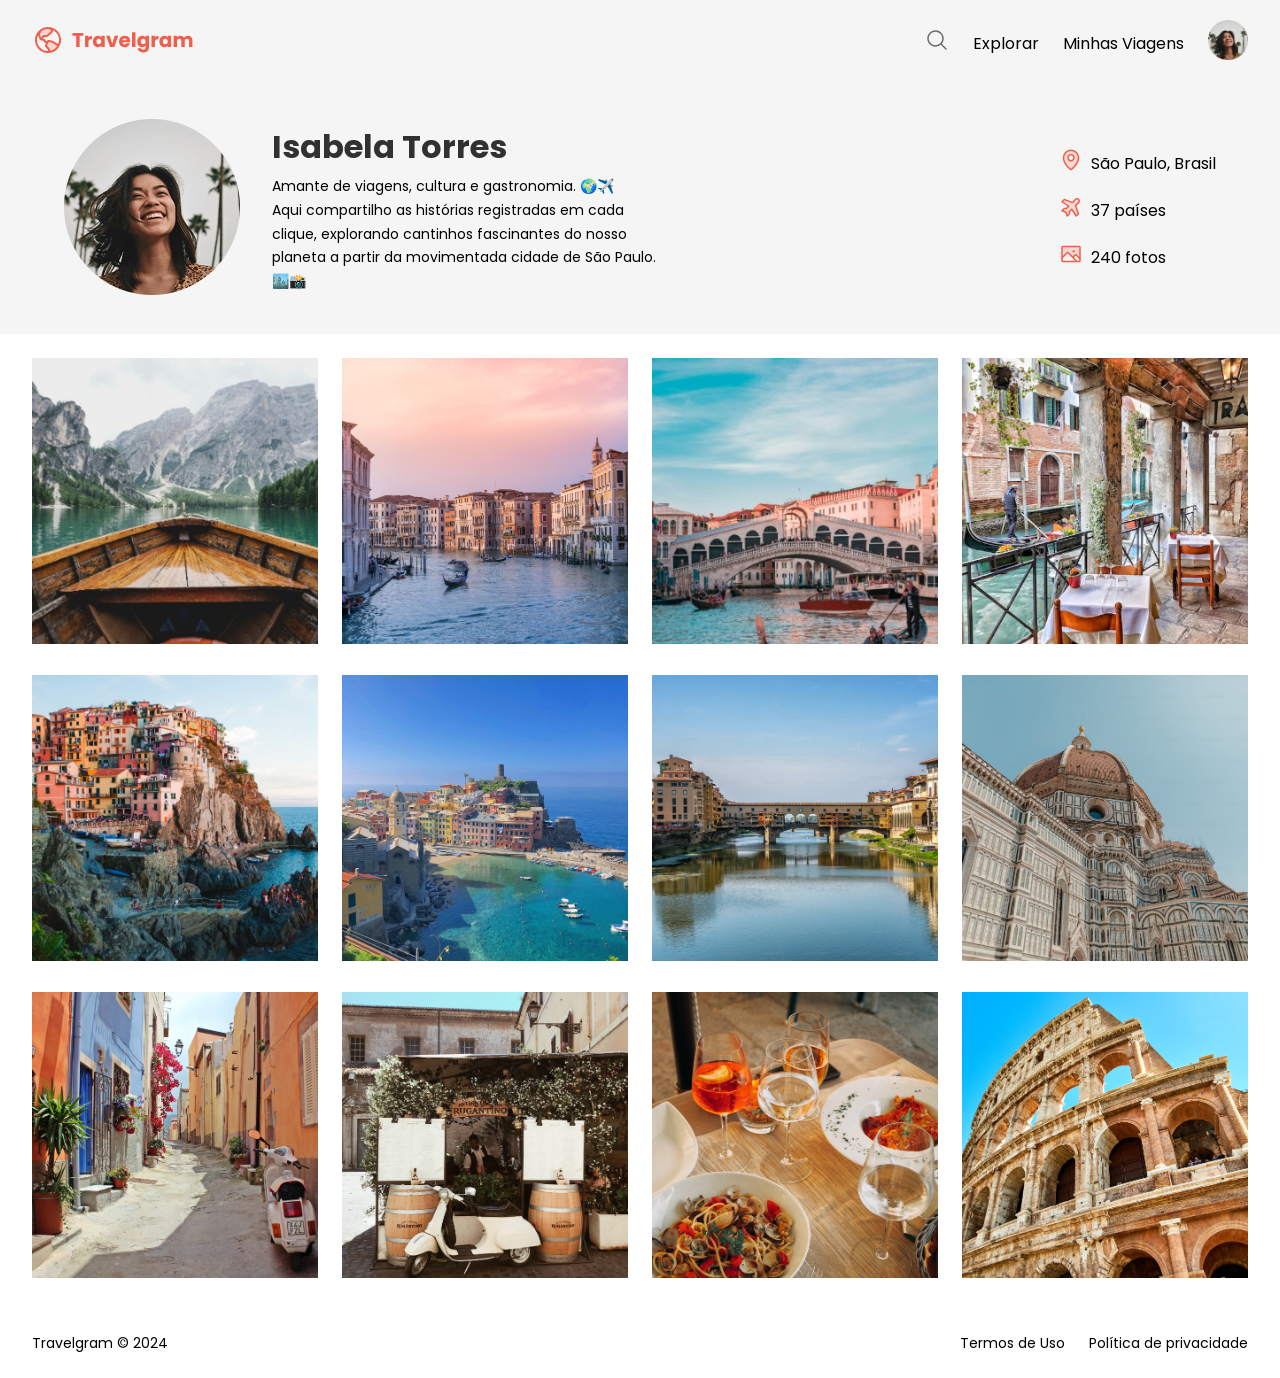
<file: projeto-travelgram/index.html>
<!DOCTYPE html>
<html lang="pt-br">
<head>
    <link rel="preconnect" href="https://fonts.googleapis.com">
    <link rel="preconnect" href="https://fonts.gstatic.com" crossorigin>

    <meta charset="UTF-8">
    <meta name="viewport" content="width=device-width, initial-scale=1.0">
    <title>Travelgram | Perfil de viagens</title>

    <link href="https://fonts.googleapis.com/css2?family=Poppins:wght@400;700&display=swap" rel="stylesheet">
    <link rel="stylesheet" href="styles/index.css">
</head>
<body>
    <div class="bg-surface-color">
        <nav class="container">
            <a href="#" class="logo">
                <img src="assets/icons/Logo.svg" alt="Logo do Travelgram" class="logo-icon">
            </a>
            <ul class="primary-menu">
                <li>
                    <a href="#">
                    <div class="img">
                        <img src="assets/icons/MagnifyingGlass.svg" alt="Ícone de Lupa" class="lupa-icon">
                    </div>
                    </a>
                </li>
                <li><a href="#">Explorar</a></li>
                <li><a href="#">Minhas Viagens</a></li>
                <li>
                    <div class="img">
                        <a href="#">
                            <img src="assets/images/Profile-pic.png" alt="Imagem de Isabela Torres" class="profile-icon">
                        </a>
                    </div>
                </li>
            </ul>
        </nav>

        <header>
             <div class="container">
                <div class="profile">
                    <div class="image">
                        <img src="assets/images/Profile-pic.png" alt="Foto de Isabela Torres">
                    </div>
                    <div class="profile-text">
                        <h1>Isabela Torres</h1>
                        <p>Amante de viagens, cultura e gastronomia. 🌍✈️<br>Aqui compartilho as histórias registradas em cada clique, explorando cantinhos fascinantes do nosso planeta a partir da movimentada cidade de São Paulo. 🏙️📸</p>
                    </div>
                </div>
                <div class="info">
                    <ul>
                        <li>
                            <div class="icon">
                                <img src="assets/icons/MapPin.svg" alt="Icone de mapa">
                            </div>
                            <span>São Paulo, Brasil</span>
                        </li>
                        <li>
                            <div class="icon">
                                <img src="assets/icons/AirplaneTilt.svg" alt="Icone de avião">
                            </div>
                            <span>37 países</span>
                        </li>
                        <li>
                            <div class="icon">
                                <img src="assets/icons/Image.svg" alt="Icone de imagem">
                            </div>
                            <span>240 fotos</span>
                        </li>
                    </ul>
                </div>
             </div>
        </header>
    </div>

    <div>
        <main class="container">
            <div class="image">
                <img src="assets/images/Image 01.png" alt="">
            </div>
            <div class="image">
                <img src="assets/images/Image 02.png" alt="">
            </div>
            <div class="image">
                <img src="assets/images/Image 03.png" alt="">
            </div>
            <div class="image">
                <img src="assets/images/Image 04.png" alt="">
            </div>
            <div class="image">
                <img src="assets/images/Image 05.png" alt="">
            </div>
            <div class="image">
                <img src="assets/images/Image 06.png" alt="">
            </div>
            <div class="image">
                <img src="assets/images/Image 07.png" alt="">
            </div>
            <div class="image">
                <img src="assets/images/Image 08.png" alt="">
            </div>
            <div class="image">
                <img src="assets/images/Image 09.png" alt="">
            </div>
            <div class="image">
                <img src="assets/images/Image 10.png" alt="">
            </div>
            <div class="image">
                <img src="assets/images/Image 11.png" alt="">
            </div>
            <div class="image">
                <img src="assets/images/Image 12.png" alt="">
            </div>
        </main>
    </div>

    <footer class="container">
        <span>
            Travelgram &copy; 2024
        </span>

        <span>
            <a href="#">Termos de Uso</a>
        </span>
        <span>
            <a href="#">Política de privacidade</a>
        </span>
    </footer>
</body>
</html>
</file>
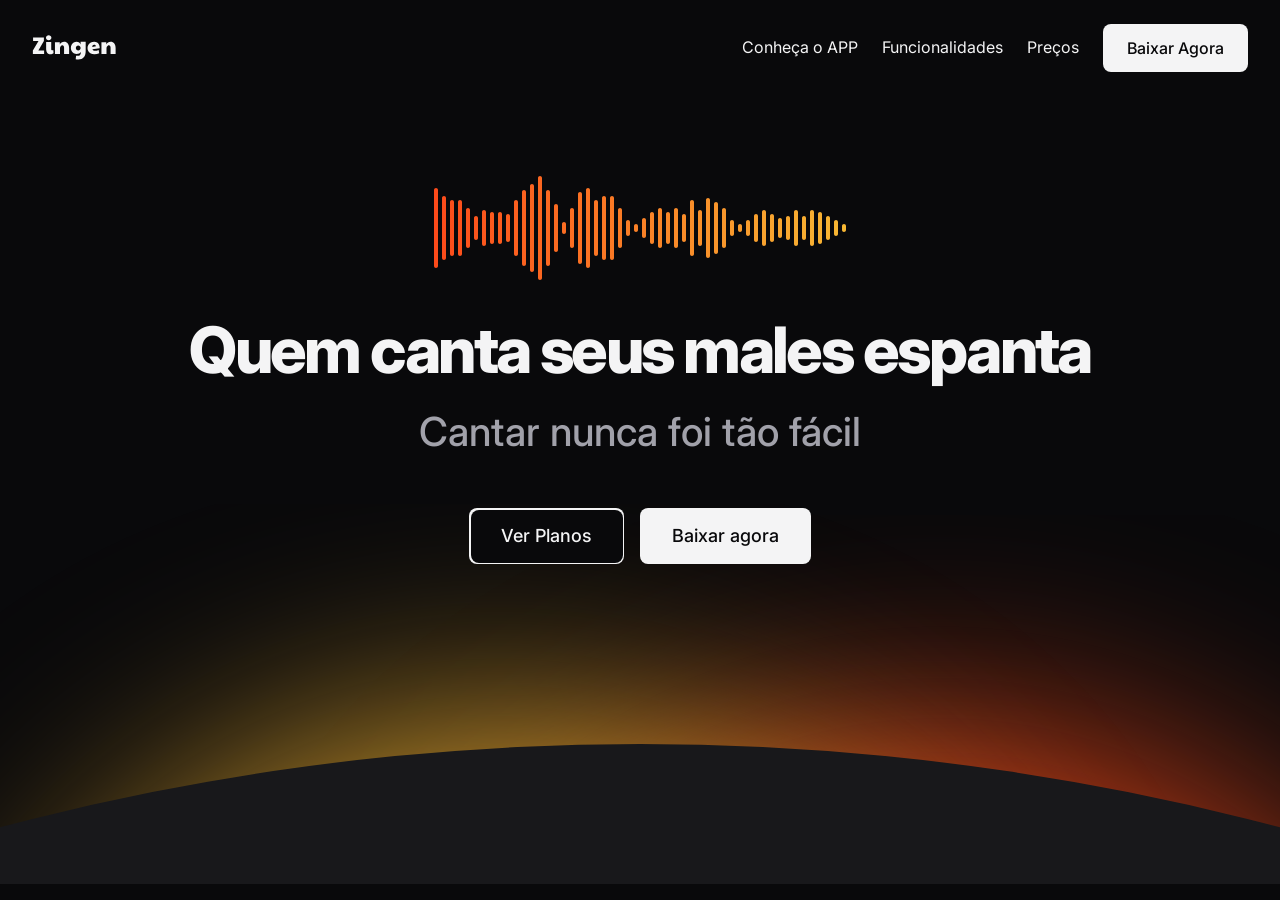
<file: zingen/index.html>
<!DOCTYPE html>
<html lang="pt-BR">
<head>
    <link rel="preconnect" href="https://fonts.googleapis.com">
    <link rel="preconnect" href="https://fonts.gstatic.com" crossorigin>

    <meta charset="UTF-8">
    <meta name="viewport" content="width=device-width, initial-scale=1.0">
    <title>Zingen - Karaokê</title>

    <link href="https://fonts.googleapis.com/css2?family=Inter:wght@400;500;800&display=swap" rel="stylesheet">
    <link rel="stylesheet" href="styles/index.css">
</head>
<body>
    <header>
        <div class="container py-base">
            <nav class="flex items-center gap-1.5">
                <a href="#">
                    <img src="assets/logo.svg" alt="Logo Zingen">
                </a>

                <a href="#about" class="desktop-only">Conheça o APP</a>
                <a href="#features" class="desktop-only">Funcionalidades</a>
                <a href="#pricing" class="desktop-only">Preços</a>

                <a href="#download" class="btn btn-sm">Baixar Agora</a>
            </nav>
        </div>
    </header>
    <section class="hero">
        <div class="container py-xl">
            <img src="assets/music-bars.svg" alt="">
            <h1>Quem canta seus males espanta</h1>
            <p>Cantar nunca foi tão fácil</p>
            <div class="buttons flex items-center gap-1">
                <a href="#pricing" aria-label="Ver Planos" class="btn btn-md"></a>
                <a href="#download" class="btn btn-md">Baixar agora</a>
            </div>
        </div>
    </section>
</body>
</html>
</file>
<file: projeto-formulario-de-matricula/styles/index.css>
@import url(global.css);
@import url(layout.css);
@import url(forms.css);
</file>
<file: projeto-local-turistico/style.css>
* {
    margin: 0;
    padding: 0;
}

body {
    color: #333333;
    font-family: "Open sans";
    font-size: 16px;
    text-align: justify;
}

.page {
    padding: 88px 0 0;
}

.container {
    max-width: 1120px;
    margin: auto;
    padding: 0 15px;
}

.headline {
    color: #E1624F;
    font-weight: bold;
}

.image img{
    display: block;
    width: 100%;
    border-radius: 28px;
}

.description {
    text-align: center;
}

.container .content-title-page .title-page-block h1 {
    font-size: 36px;
    padding-top: 8px;
}

.container .content-title-page .description-image-block {
    padding-top: 40px;
    padding-bottom: 40px;
}

.container .content-title-page .description-image-block .description{
    padding-top: 24px;
}

.content-list {
    padding-bottom: 40px;
    border-top: 1px solid;
    border-color: #D9D9D9;
}

.content-list .title-list-block {
    padding: 64px 0;
}

.content-list .title-list-block h2 {
    padding: 2px 0 8px;
    font-size: 32px;
    color: #1E1E1E;
}

.content-list ul {
    list-style-type: disc;
    margin-left: 30px;
}

.content-list .card-travel-block .turist-point-name {
    color: #1E1E1E;
    font-size: 28px;
    font-weight: bold;
    margin-left: 40px;
    padding: 20px 0 4px;
}

.content-list .card-travel-block .good-for {
    font-weight: bold;
}

.card-travel-block + .card-travel-block {
    padding-top: 48px;
}

.final-description-content {
    padding-top: 40px;
    border-top: 1px solid;
    border-color: #D9D9D9;
}

footer {
    text-align: center;
    margin-top: 53px;
    margin-bottom: 48px;
}

.icon {
    display: inline;
}

.blue {
    color: #0C51A7;
}

.purple {
    color: #591B98;
}

.pink {
    color: #E5245E;
}

.orange {
    color: #E95E10;
}
</file>
<file: projeto-pagina-de-receita/style.css>
* {
    margin: 0;
    padding: 0;
}

:root {
    font-family: "Alice", serif;
    font-size: 16px;
    color: #573A37;
}

body {
    background-image: url(assets/bg.jpg);
    background-size: cover;

}

#page {
    box-sizing: border-box;
    width: 800px;
    padding: 24px;
    background-color: #F0E8C2;
    border-radius: 24px;
    margin: 48px auto 28px;
}

img {
    border-radius: 16px;
}

main{
    padding: 24px;
}

section + section {
    margin-top: 24px;
}

h1 {
    line-height: 140%;
    font-size: 40px;
}

#about p + p {
    margin-top: 12px;
}

h2 {
    font-size: 24px;
}

h1, h2 {
    font-weight: 400;
    color: #291B1A;
    margin-bottom: 4px;
    line-height: 150%;
}

ul {
    padding-left: 24px;
}

footer {
    color: #F0E8C2;
    text-align: center;
    margin-bottom: 48px;
}

footer img {
    vertical-align: middle;
}
</file>
<file: projeto-portifolio-dev/styles/style.css>
@import url(global.css);
@import url(utility.css);
@import url(sections.css);
</file>
<file: projeto-travelgram/styles/index.css>
@import url(global.css);
@import url(nav.css);
@import url(header.css);
@import url(main.css);
@import url(footer.css);
</file>
<file: zingen/styles/index.css>
@import url(global.css);
@import url(utility.css);
@import url(buttons.css);
@import url(social.css);
@import url(header.css);
@import url(hero.css);
</file>
